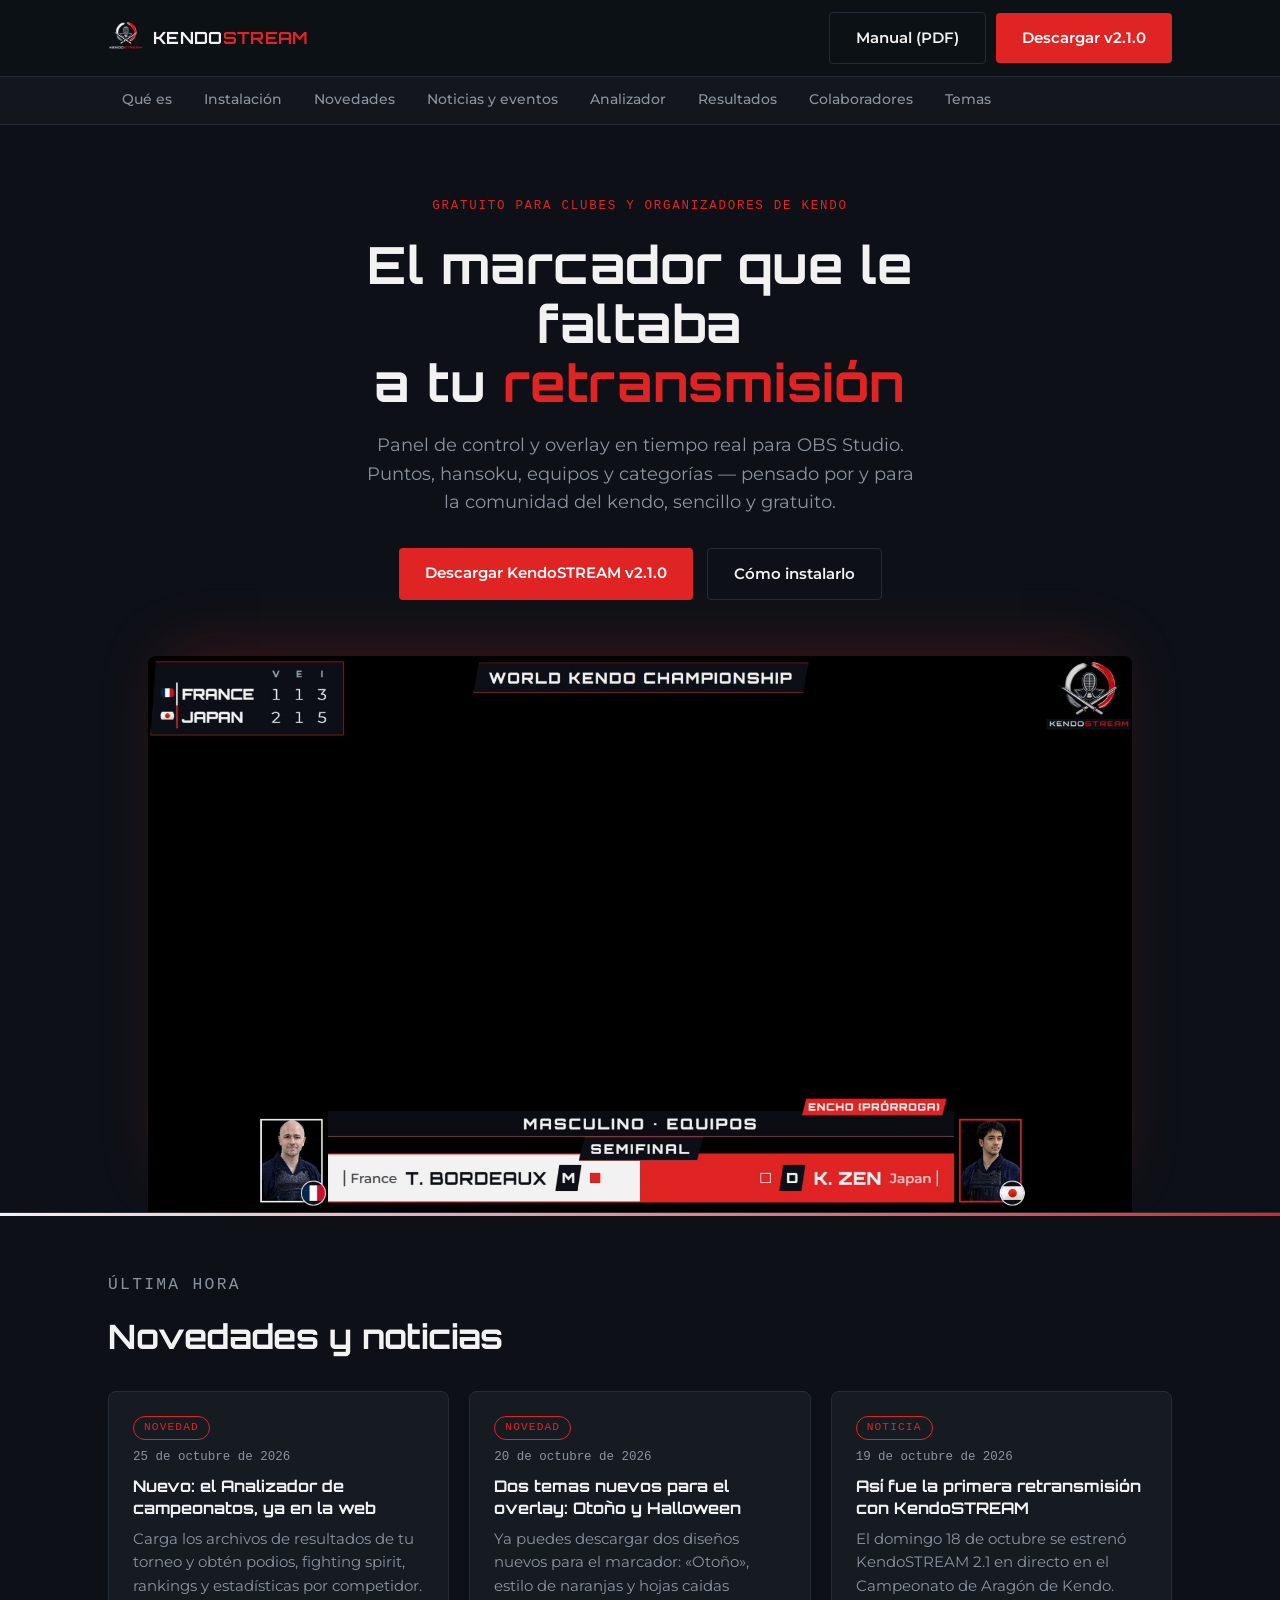
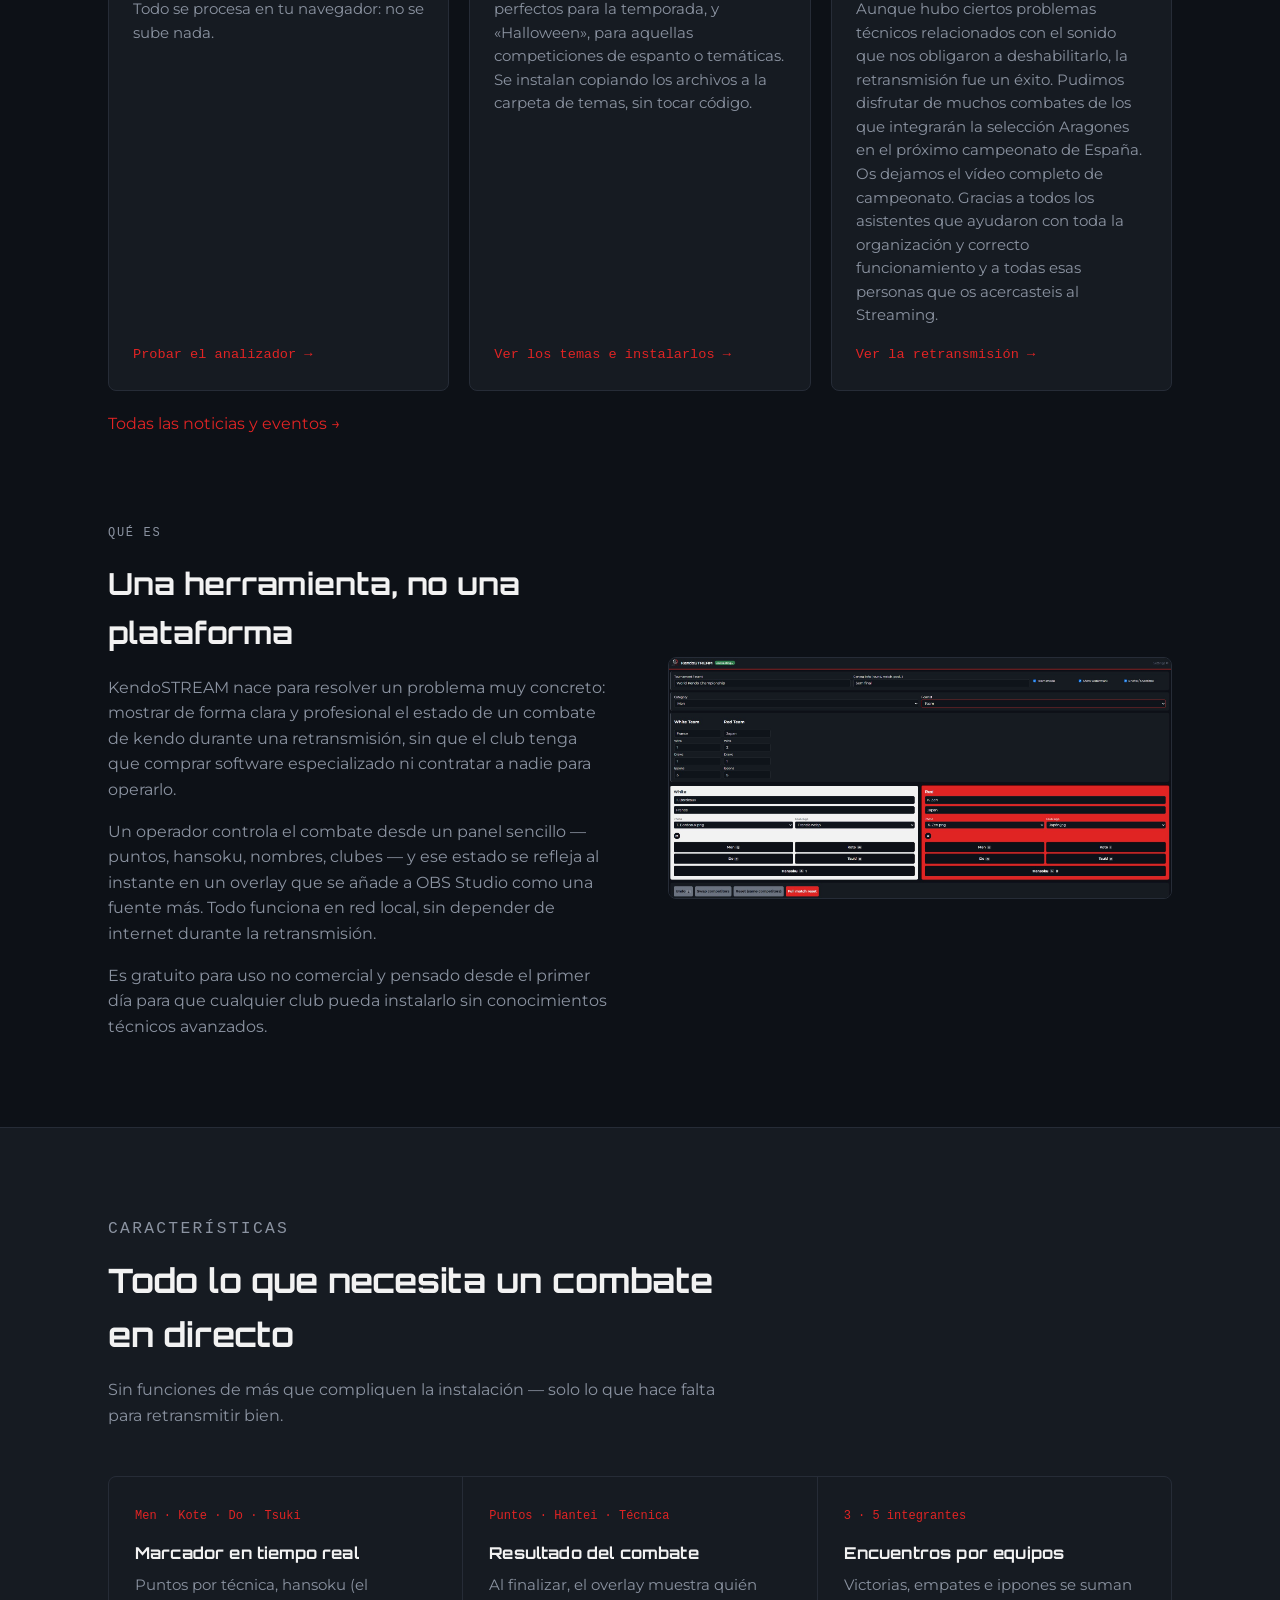
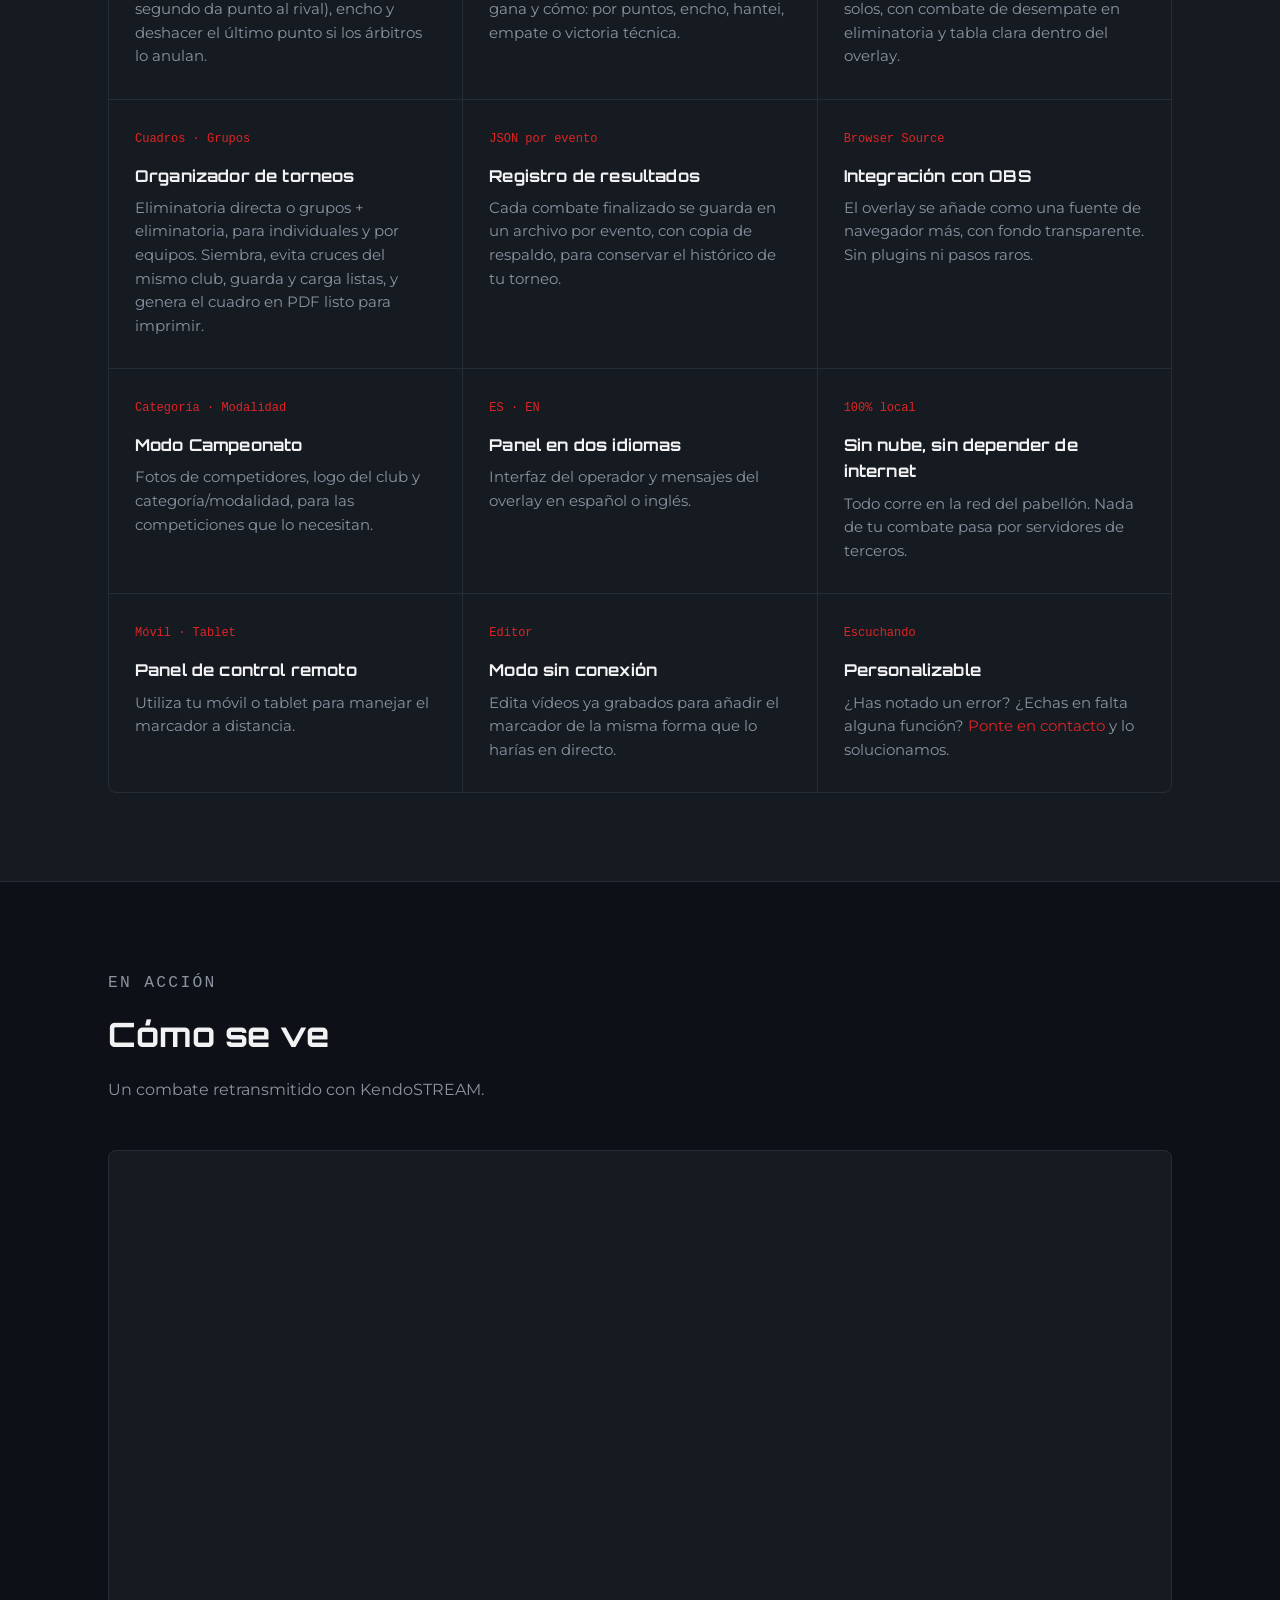
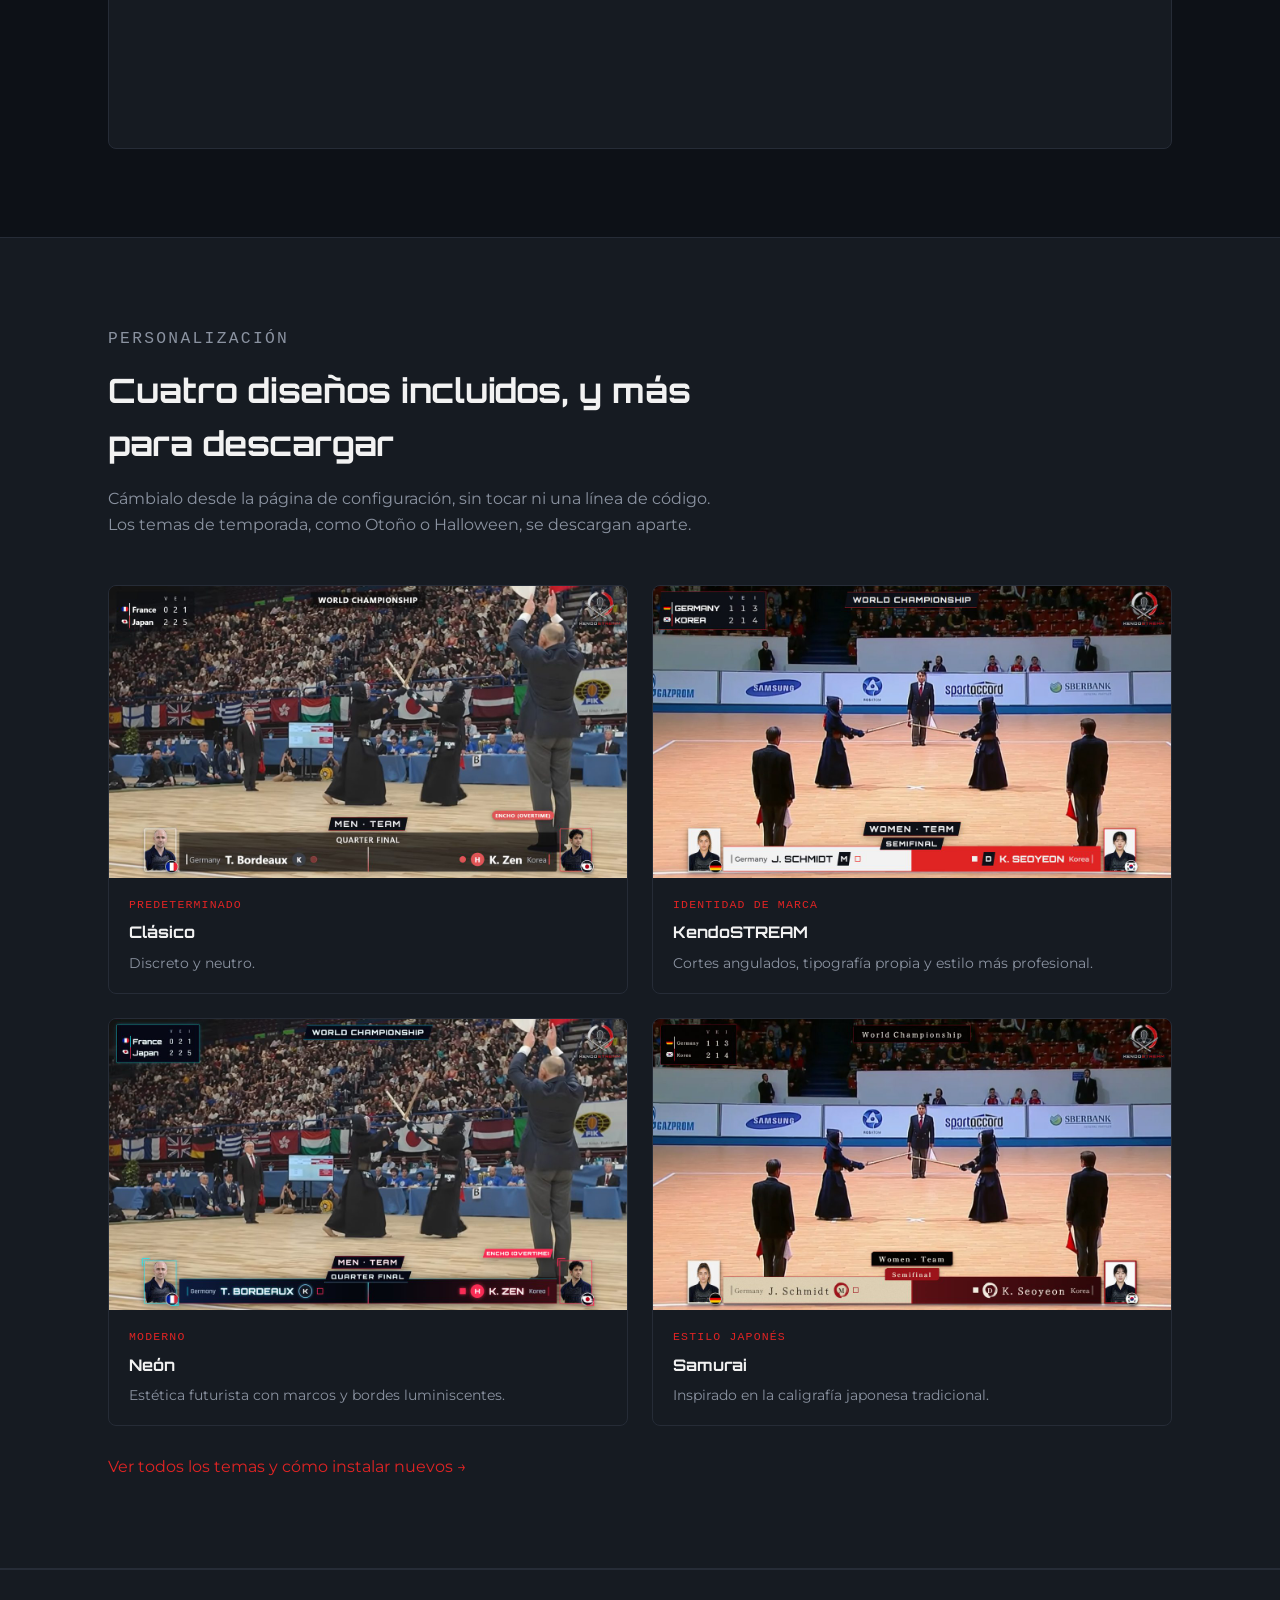
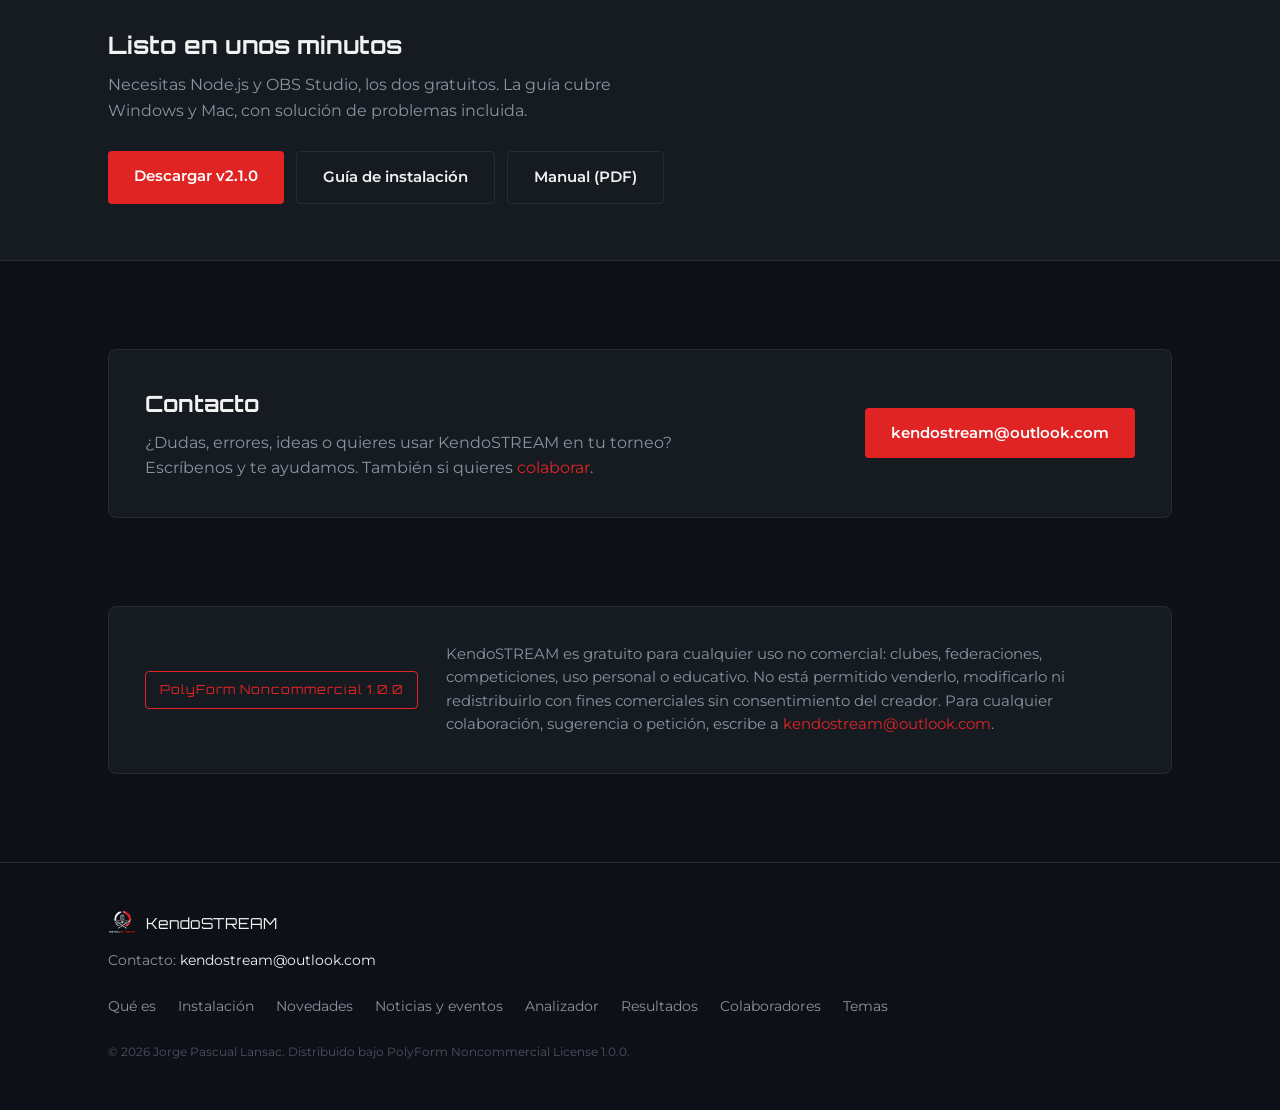
<file: index.html>
<!DOCTYPE html>
<html lang="es">
<head>
  <meta charset="UTF-8" />
  <meta name="viewport" content="width=device-width, initial-scale=1.0" />
  <title>KendoSTREAM — Marcador y overlay gratuito para retransmisiones de kendo</title>
  <meta name="description" content="KendoSTREAM es un marcador y overlay gratuito para retransmisiones de kendo en directo, pensado para clubes y organizadores. Compatible con OBS Studio." />
  <meta property="og:title" content="KendoSTREAM — Marcador y overlay gratuito para retransmisiones de kendo" />
  <meta property="og:description" content="KendoSTREAM es un marcador y overlay gratuito para retransmisiones de kendo en directo, pensado para clubes y organizadores. Compatible con OBS Studio." />
  <meta property="og:image" content="https://kendostream.com/assets/img/hero-kendostream.jpg" />
  <meta property="og:type" content="website" />
  <link rel="icon" href="assets/img/logo.png" />
  <link rel="stylesheet" href="style.css" />
</head>
<body>

  <div id="ks-cabecera"></div>

  <header class="hero">
    <div class="hero-contenido">
      <p class="hero-eyebrow">Gratuito para clubes y organizadores de kendo</p>
      <h1>El marcador que le faltaba<br />a tu <span>retransmisión</span></h1>
      <p class="lead">
        Panel de control y overlay en tiempo real para OBS Studio. Puntos, hansoku,
        equipos y categorías — pensado por y para la comunidad del kendo, sencillo
        y gratuito.
      </p>
      <div class="hero-acciones">
        <a href="descargas/kendostream.zip" download class="boton boton-primario">Descargar KendoSTREAM <span data-ks-version></span></a>
        <a href="instalacion.html" class="boton boton-secundario">Cómo instalarlo</a>
      </div>
    </div>
    <div class="hero-captura">
      <img src="assets/img/hero-kendostream.jpg" alt="Overlay de KendoSTREAM mostrando un combate en directo" />
    </div>
  </header>

  <hr class="franja-divisoria" />

  <!-- Cuenta atrás: se rellena sola desde datos/eventos.js y se oculta si no hay evento próximo -->
  <section id="cuenta-atras" class="evento-seccion" hidden></section>

  <!-- Destacados: noticias con portada:true en datos/noticias.js -->
  <section id="destacados" class="destacados" hidden>
    <div class="envoltura">
      <div class="seccion-cabecera" style="margin-bottom:28px;">
        <p class="seccion-eyebrow">Última hora</p>
        <h2>Novedades y noticias</h2>
      </div>
      <div class="tarjetas" id="destacadosLista"></div>
      <p style="margin-top:20px;"><a class="enlace-rojo" href="noticias.html">Todas las noticias y eventos →</a></p>
    </div>
  </section>

  <section id="que-es">
    <div class="envoltura que-es">
      <div class="que-es-texto">
        <p class="seccion-eyebrow">Qué es</p>
        <h2 style="font-family:var(--fuente-marca); font-size:1.9rem; margin-bottom:18px;">
          Una herramienta, no una plataforma
        </h2>
        <p>
          KendoSTREAM nace para resolver un problema muy concreto: mostrar de forma
          clara y profesional el estado de un combate de kendo durante una retransmisión,
          sin que el club tenga que comprar software especializado ni contratar a nadie
          para operarlo.
        </p>
        <p>
          Un operador controla el combate desde un panel sencillo — puntos, hansoku,
          nombres, clubes — y ese estado se refleja al instante en un overlay que se
          añade a OBS Studio como una fuente más. Todo funciona en red local, sin
          depender de internet durante la retransmisión.
        </p>
        <p>
          Es gratuito para uso no comercial y pensado desde el primer día para que
          cualquier club pueda instalarlo sin conocimientos técnicos avanzados.
        </p>
      </div>
      <div class="que-es-imagen">
        <img src="assets/img/captura-panel.jpg" alt="Panel de control de KendoSTREAM" />
      </div>
    </div>
  </section>

  <section id="caracteristicas" style="background:var(--superficie); border-top:1px solid var(--borde); border-bottom:1px solid var(--borde);">
    <div class="envoltura">
      <div class="seccion-cabecera">
        <p class="seccion-eyebrow">Características</p>
        <h2>Todo lo que necesita un combate en directo</h2>
        <p>Sin funciones de más que compliquen la instalación — solo lo que hace falta para retransmitir bien.</p>
      </div>
      <div class="caracteristicas-grid">
        <div class="caracteristica">
          <p class="marca-num">Men · Kote · Do · Tsuki</p>
          <h3>Marcador en tiempo real</h3>
          <p>Puntos por técnica, hansoku (el segundo da punto al rival), encho y deshacer el último punto si los árbitros lo anulan.</p>
        </div>
        <div class="caracteristica">
          <p class="marca-num">Puntos · Hantei · Técnica</p>
          <h3>Resultado del combate</h3>
          <p>Al finalizar, el overlay muestra quién gana y cómo: por puntos, encho, hantei, empate o victoria técnica.</p>
        </div>
        <div class="caracteristica">
          <p class="marca-num">3 · 5 integrantes</p>
          <h3>Encuentros por equipos</h3>
          <p>Victorias, empates e ippones se suman solos, con combate de desempate en eliminatoria y tabla clara dentro del overlay.</p>
        </div>
        <div class="caracteristica">
          <p class="marca-num">Cuadros · Grupos</p>
          <h3>Organizador de torneos</h3>
          <p><p>Eliminatoria directa o grupos + eliminatoria, para individuales y por equipos. Siembra, evita cruces del mismo club, guarda y carga listas, y genera el cuadro en PDF listo para imprimir.</p></p>
        </div>
        <div class="caracteristica">
          <p class="marca-num">JSON por evento</p>
          <h3>Registro de resultados</h3>
          <p>Cada combate finalizado se guarda en un archivo por evento, con copia de respaldo, para conservar el histórico de tu torneo.</p>
        </div>
        <div class="caracteristica">
          <p class="marca-num">Browser Source</p>
          <h3>Integración con OBS</h3>
          <p>El overlay se añade como una fuente de navegador más, con fondo transparente. Sin plugins ni pasos raros.</p>
        </div>
        <div class="caracteristica">
          <p class="marca-num">Categoría · Modalidad</p>
          <h3>Modo Campeonato</h3>
          <p>Fotos de competidores, logo del club y categoría/modalidad, para las competiciones que lo necesitan.</p>
        </div>
        <div class="caracteristica">
          <p class="marca-num">ES · EN</p>
          <h3>Panel en dos idiomas</h3>
          <p>Interfaz del operador y mensajes del overlay en español o inglés.</p>
        </div>
        <div class="caracteristica">
          <p class="marca-num">100% local</p>
          <h3>Sin nube, sin depender de internet</h3>
          <p>Todo corre en la red del pabellón. Nada de tu combate pasa por servidores de terceros.</p>
        </div>
        <div class="caracteristica">
          <p class="marca-num">Móvil · Tablet</p>
          <h3>Panel de control remoto</h3>
          <p>Utiliza tu móvil o tablet para manejar el marcador a distancia.</p>
        </div>
        <div class="caracteristica">
          <p class="marca-num">Editor</p>
          <h3>Modo sin conexión</h3>
          <p>Edita vídeos ya grabados para añadir el marcador de la misma forma que lo harías en directo.</p>
        </div>
        <div class="caracteristica">
          <p class="marca-num">Escuchando</p>
          <h3>Personalizable</h3>
          <p>¿Has notado un error? ¿Echas en falta alguna función? <a class="enlace-rojo" href="#contacto">Ponte en contacto</a> y lo solucionamos.</p>
        </div>
      </div>
    </div>
  </section>

  <section id="demo">
    <div class="envoltura">
      <div class="seccion-cabecera">
        <p class="seccion-eyebrow">En acción</p>
        <h2>Cómo se ve</h2>
        <p>Un combate retransmitido con KendoSTREAM.</p>
      </div>
      <div class="demo-marco">
        <iframe
          src="https://www.youtube.com/embed/PQhllM6W5TE"
          title="KendoSTREAM, vídeo de demostración"
          loading="lazy"
          allow="accelerometer; autoplay; clipboard-write; encrypted-media; gyroscope; picture-in-picture"
          allowfullscreen>
        </iframe>
      </div>
    </div>
  </section>

  <section id="disenos" style="background:var(--superficie); border-top:1px solid var(--borde); border-bottom:1px solid var(--borde);">
    <div class="envoltura">
      <div class="seccion-cabecera">
        <p class="seccion-eyebrow">Personalización</p>
        <h2>Cuatro diseños incluidos, y más para descargar</h2>
        <p>Cámbialo desde la página de configuración, sin tocar ni una línea de código. Los temas de temporada, como Otoño o Halloween, se descargan aparte.</p>
      </div>
      <div class="disenos-grid">
        <div class="diseno-card">
          <img src="assets/img/comparativa-clasico.jpg" alt="Diseño Clásico del overlay" loading="lazy" />
          <div class="diseno-card-info">
            <p class="etiqueta">Predeterminado</p>
            <h3>Clásico</h3>
            <p>Discreto y neutro.</p>
          </div>
        </div>
        <div class="diseno-card">
          <img src="assets/img/comparativa-kendostream.jpg" alt="Diseño KendoSTREAM del overlay" loading="lazy" />
          <div class="diseno-card-info">
            <p class="etiqueta">Identidad de marca</p>
            <h3>KendoSTREAM</h3>
            <p>Cortes angulados, tipografía propia y estilo más profesional.</p>
          </div>
        </div>
        <div class="diseno-card">
          <img src="assets/img/comparativa-neon.jpg" alt="Diseño Neón del overlay" loading="lazy" />
          <div class="diseno-card-info">
            <p class="etiqueta">Moderno</p>
            <h3>Neón</h3>
            <p>Estética futurista con marcos y bordes luminiscentes.</p>
          </div>
        </div>
        <div class="diseno-card">
          <img src="assets/img/comparativa-samurai.jpg" alt="Diseño Samurai del overlay" loading="lazy" />
          <div class="diseno-card-info">
            <p class="etiqueta">Estilo japonés</p>
            <h3>Samurai</h3>
            <p>Inspirado en la caligrafía japonesa tradicional.</p>
          </div>
        </div>
      </div>
      <p style="margin-top:28px;"><a class="enlace-rojo" href="temas.html">Ver todos los temas y cómo instalar nuevos →</a></p>
    </div>
  </section>

  <section class="cta-banda" style="padding:56px 0;">
    <div class="envoltura">
      <div>
        <h2>Listo en unos minutos</h2>
        <p>Necesitas Node.js y OBS Studio, los dos gratuitos. La guía cubre Windows y Mac, con solución de problemas incluida.</p>
      </div>
      <div class="cta-botones">
        <a href="descargas/kendostream.zip" download class="boton boton-primario">Descargar <span data-ks-version></span></a>
        <a href="instalacion.html" class="boton boton-secundario">Guía de instalación</a>
        <a href="descargas/manual-kendostream.pdf" target="_blank" rel="noopener" class="boton boton-secundario">Manual (PDF)</a>
      </div>
    </div>
  </section>

  <section id="contacto">
    <div class="envoltura">
      <div class="contacto-caja">
        <div>
          <h2>Contacto</h2>
          <p>
            ¿Dudas, errores, ideas o quieres usar KendoSTREAM en tu torneo? Escríbenos y te ayudamos.
            También si quieres <a class="enlace-rojo" href="colaboradores.html">colaborar</a>.
          </p>
        </div>
        <a class="boton boton-primario" href="mailto:kendostream@outlook.com">kendostream@outlook.com</a>
      </div>
    </div>
  </section>

  <section id="licencia" style="padding-top:0;">
    <div class="envoltura">
      <div class="licencia-caja">
        <span class="sello">PolyForm Noncommercial 1.0.0</span>
        <p>
          KendoSTREAM es gratuito para cualquier uso no comercial: clubes, federaciones,
          competiciones, uso personal o educativo. No está permitido venderlo, modificarlo
          ni redistribuirlo con fines comerciales sin consentimiento del creador.
          Para cualquier colaboración, sugerencia o petición, escribe a
          <a class="enlace-rojo" href="mailto:kendostream@outlook.com">kendostream@outlook.com</a>.
        </p>
      </div>
    </div>
  </section>

  <div id="ks-pie"></div>

  <script src="datos/novedades.js"></script>
  <script src="datos/eventos.js"></script>
  <script src="datos/noticias.js"></script>
  <script src="js/layout.js"></script>
</body>
</html>
</file>
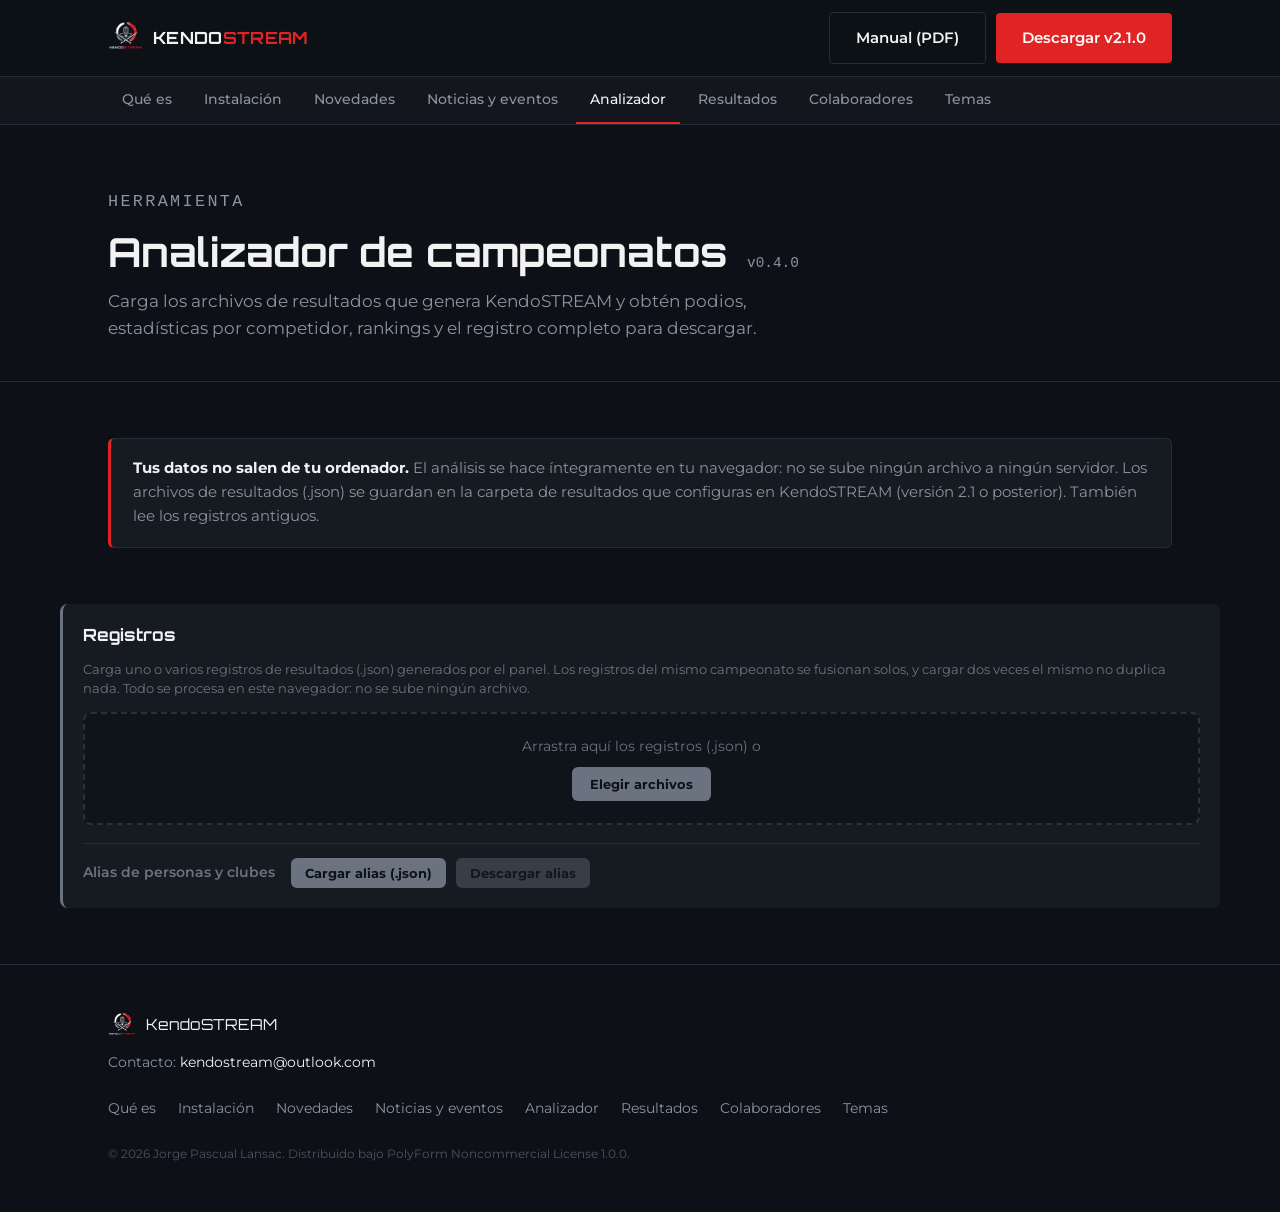
<file: analizador.html>
<!DOCTYPE html>
<html lang="es">
<head>
  <meta charset="UTF-8" />
  <meta name="viewport" content="width=device-width, initial-scale=1.0" />
  <title>Analizador de campeonatos — KendoSTREAM</title>
  <meta name="description" content="Carga los archivos de resultados de KendoSTREAM y obtén podios, estadísticas por competidor y rankings. Todo se procesa en tu navegador." />
  <meta property="og:title" content="Analizador de campeonatos — KendoSTREAM" />
  <meta property="og:description" content="Podios, estadísticas por competidor y rankings a partir de los archivos de resultados de KendoSTREAM. Sin subir nada." />
  <meta property="og:image" content="https://kendostream.com/assets/img/hero-kendostream.jpg" />
  <meta property="og:type" content="website" />
  <link rel="icon" href="assets/img/logo.png" />
  <link rel="stylesheet" href="style.css" />
  <link rel="stylesheet" href="css/analizador.css" />
</head>
<body>

  <div id="ks-cabecera"></div>

  <div class="pagina-cabecera">
    <div class="envoltura">
      <p class="seccion-eyebrow">Herramienta</p>
      <h1>Analizador de campeonatos <span class="version-analizador" id="versionAnalizador"></span></h1>
      <p>Carga los archivos de resultados que genera KendoSTREAM y obtén podios, estadísticas por competidor, rankings y el registro completo para descargar.</p>
    </div>
  </div>

  <section class="compacta" style="padding-bottom:0;">
    <div class="envoltura">
      <div class="aviso-caja">
        <strong>Tus datos no salen de tu ordenador.</strong> El análisis se hace íntegramente en tu navegador: no se sube ningún archivo a ningún servidor.
        Los archivos de resultados (.json) se guardan en la carpeta de resultados que configuras en KendoSTREAM (versión 2.1 o posterior). También lee los registros antiguos.
      </div>
    </div>
  </section>

  <section class="compacta">
    <div class="ks-analizador">
      <main class="contenido">
      <section class="bloque">
        <h2>Registros</h2>
        <p class="ayuda">Carga uno o varios registros de resultados (.json) generados por el panel. Los registros del mismo campeonato se fusionan solos, y cargar dos veces el mismo no duplica nada. Todo se procesa en este navegador: no se sube ningún archivo.</p>

        <div class="zona-carga" id="zonaCarga">
          <p>Arrastra aquí los registros (.json) o</p>
          <button type="button" id="botonElegir" class="boton-secundario">Elegir archivos</button>
          <input type="file" id="archivoRegistros" accept=".json,application/json" multiple hidden />
        </div>

        <ul class="lista-archivos" id="listaArchivos"></ul>
        <button type="button" id="botonQuitarTodos" class="boton-peligro-discreto" hidden>Quitar todos los registros</button>

        <div class="fila-alias">
          <span class="etiqueta-alias">Alias de personas y clubes</span>
          <button type="button" id="botonCargarAlias" class="boton-secundario boton-pequeno">Cargar alias (.json)</button>
          <button type="button" id="botonDescargarAlias" class="boton-secundario boton-pequeno" disabled>Descargar alias</button>
          <input type="file" id="archivoAlias" accept=".json,application/json" hidden />
          <span class="aviso-alias" id="avisoAlias"></span>
        </div>
      </section>

      <section class="bloque" id="bloqueResumen" hidden>
        <h2>Resumen</h2>
        <div class="cifras" id="cifras"></div>
        <div id="contenedorCampeonatos"></div>
      </section>

      <section class="bloque" id="bloquePersonas" hidden>
        <h2>Personas y clubes</h2>

        <div id="bloqueDudas" hidden>
          <h3 id="tituloDudas"></h3>
          <p class="ayuda">En los registros antiguos el mismo nombre se escribe de varias maneras. Lo evidente se une solo (mayúsculas, puntos, espacios, tildes y erratas de una letra); esto es lo que no se puede decidir sin ti. Mientras no lo decidas, cada nombre cuenta como una persona aparte.</p>
          <div id="contenedorDudas"></div>
        </div>

        <div id="contenedorDecisiones"></div>

        <h3>Clubes y equipos</h3>
        <div class="rejilla-clubes" id="contenedorClubes"></div>

        <h3>Personas</h3>
        <div class="filtros-personas">
          <input type="search" id="filtroNombre" placeholder="Buscar por nombre" />
          <select id="filtroClub"><option value="">Todos los clubes</option></select>
          <select id="filtroEquipo"><option value="">Todos los equipos</option></select>
          <button type="button" id="botonLimpiarFiltros" class="boton-secundario boton-pequeno">Limpiar filtros</button>
          <span class="contador-personas" id="contadorPersonas"></span>
        </div>
        <div class="contenedor-tabla">
          <table class="tabla-competiciones tabla-personas" id="tablaPersonas">
            <thead>
              <tr>
                <th><button type="button" class="orden" data-campo="nombre">Nombre</button></th>
                <th><button type="button" class="orden" data-campo="club">Club</button></th>
                <th><button type="button" class="orden" data-campo="equipos">Equipos</button></th>
                <th class="centrado"><button type="button" class="orden" data-campo="combates">Combates</button></th>
                <th><button type="button" class="orden" data-campo="variantes">Variantes unidas</button></th>
                <th><button type="button" class="orden" data-campo="estado">Estado</button></th>
              </tr>
            </thead>
            <tbody id="cuerpoPersonas"></tbody>
          </table>
        </div>
        <datalist id="listaClubes"></datalist>
      </section>

      <section class="bloque" id="bloquePodios" hidden>
        <h2>Podios y fighting spirit</h2>
        <p class="ayuda">El podio se calcula desde la final y las semifinales cuando están claras, y se pregunta cuando no. Siempre puedes editarlo a mano. En equipos el podio lleva equipos. El fighting spirit lo eliges tú: puede haber varios o ninguno. El registro nuevo se descarga aparte, sin tocar los originales.</p>
        <div id="contenedorPodios"></div>
      </section>

      <section class="bloque" id="bloqueEstadisticas" hidden>
        <h2>Estadísticas</h2>
        <div class="nota nota-aviso" id="estadisticasBloqueadas" hidden></div>
        <div id="estadisticasContenido">
          <p class="ayuda">Estadísticas individuales sobre los combates cargados. Las victorias incluyen las técnicas (por incomparecencia u otro resultado técnico), que se anotan aparte y no cuentan en el % de victorias, en los puntos ni en las técnicas. Los combates de equipos cuentan como combates 1 contra 1; las medallas son solo de las competiciones individuales.</p>
          <div class="filtros-estadisticas">
            <label>Campeonato <select id="estCampeonato"></select></label>
            <label>Modalidad
              <select id="estModalidad">
                <option value="todas">Todas</option>
                <option value="individual">Solo individual</option>
                <option value="equipos">Solo equipos</option>
              </select>
            </label>
            <label>Categoría <select id="estCategoria"></select></label>
            <label>Mínimo de combates <input type="number" id="estMinimo" min="1" value="3" /></label>
            <label>Puestos por ranking
              <select id="estLimite">
                <option value="3">3</option>
                <option value="5" selected>5</option>
                <option value="10">10</option>
              </select>
            </label>
          </div>
          <div id="estadisticasAvisos"></div>

          <h3>Rankings</h3>
          <div class="rejilla-rankings" id="contenedorRankings"></div>

          <h3>Personas</h3>
          <div class="filtros-personas">
            <input type="search" id="estBuscar" placeholder="Buscar por nombre" />
            <select id="estClub"><option value="">Todos los clubes</option></select>
            <label class="etiqueta-inline">Técnicas
              <select id="estTecnicas">
                <option value="favor">A favor</option>
                <option value="contra">Recibidas</option>
              </select>
            </label>
            <span class="contador-personas" id="estContador"></span>
          </div>
          <div class="contenedor-tabla">
            <table class="tabla-competiciones tabla-personas tabla-estadisticas" id="tablaEstadisticas">
              <thead></thead>
              <tbody></tbody>
            </table>
          </div>

          <div class="ficha-persona" id="fichaPersona" hidden></div>
        </div>
      </section>

      <section class="bloque" id="bloqueAvisos" hidden>
        <h2>Avisos</h2>
        <p class="ayuda">Aparecen cuando dos registros no coinciden en algo que no se puede decidir solo. En todos los casos se ha conservado el dato del primer registro cargado.</p>
        <ul class="lista-avisos" id="listaAvisos"></ul>
      </section>
  
      </main>
    </div>
  </section>

  <noscript><div class="envoltura"><p class="vacio">El analizador necesita JavaScript activado en el navegador.</p></div></noscript>

  <div id="ks-pie"></div>

  <script src="datos/novedades.js"></script>
  <script src="datos/eventos.js"></script>
  <script src="js/layout.js"></script>
  <script src="js/analizador/lector-registros.js"></script>
  <script src="js/analizador/alias-personas.js"></script>
  <script src="js/analizador/podios.js"></script>
  <script src="js/analizador/exportar-registro.js"></script>
  <script src="js/analizador/estadisticas.js"></script>
  <script src="js/analizador/analizador.js"></script>
</body>
</html>
</file>
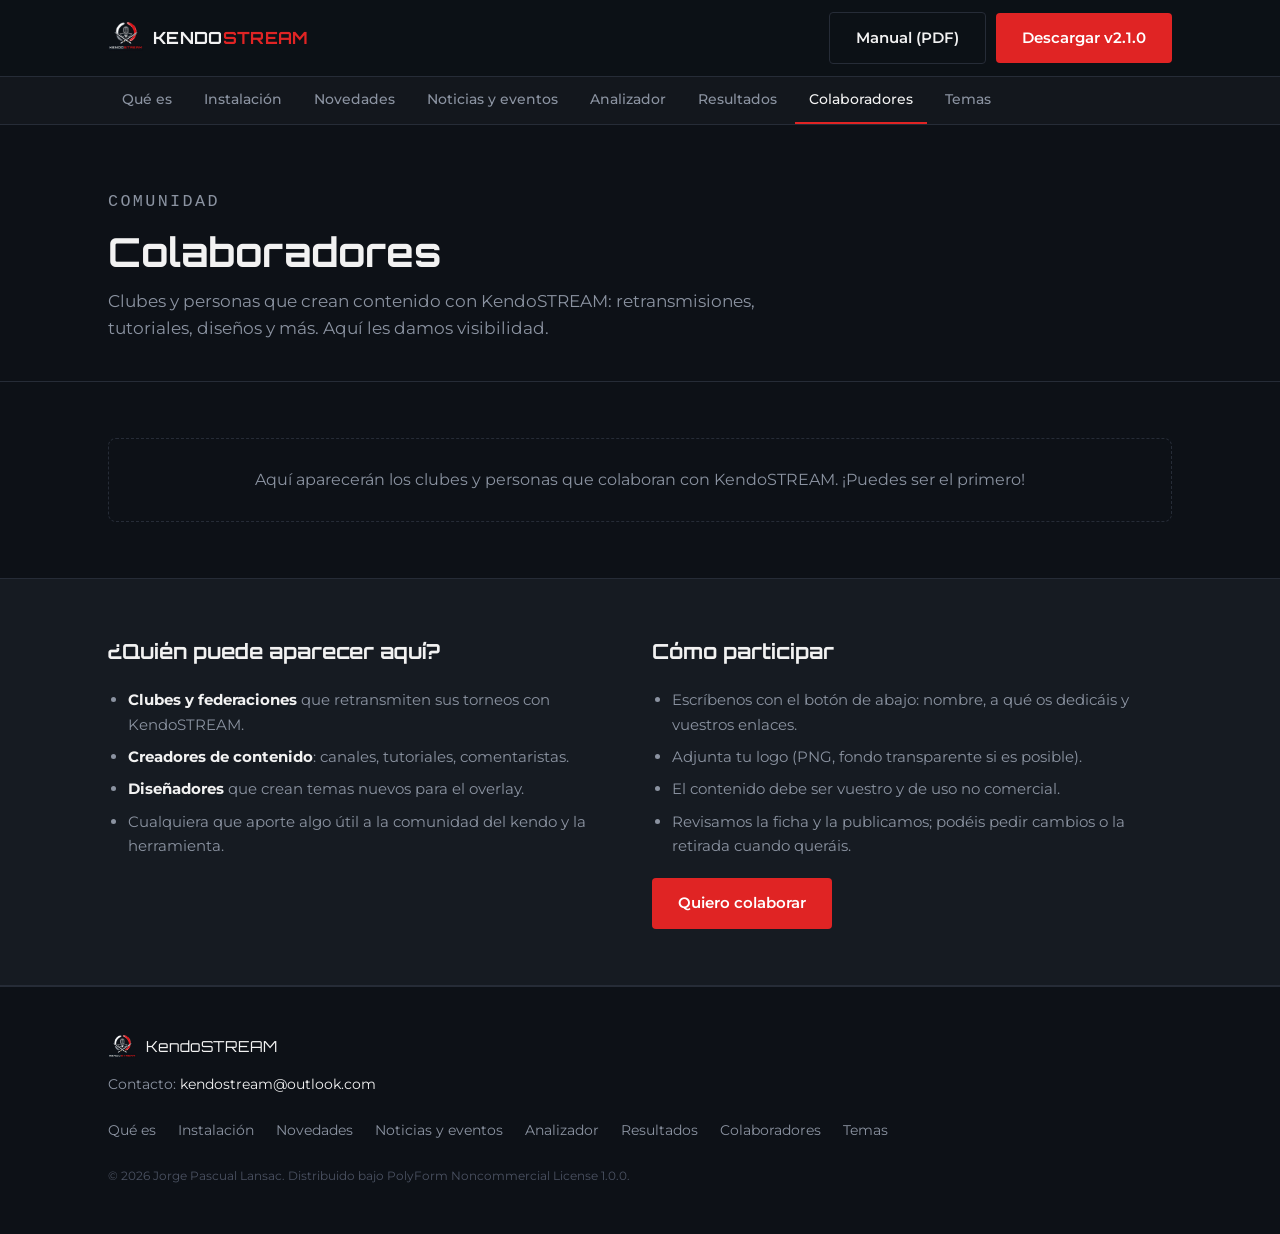
<file: colaboradores.html>
<!DOCTYPE html>
<html lang="es">
<head>
  <meta charset="UTF-8" />
  <meta name="viewport" content="width=device-width, initial-scale=1.0" />
  <title>Colaboradores — KendoSTREAM</title>
  <meta name="description" content="Clubes y creadores que colaboran con KendoSTREAM. Si quieres aparecer en la lista, escríbenos." />
  <meta property="og:title" content="Colaboradores — KendoSTREAM" />
  <meta property="og:description" content="Clubes y creadores que colaboran con KendoSTREAM. Si quieres aparecer en la lista, escríbenos." />
  <meta property="og:image" content="https://kendostream.com/assets/img/hero-kendostream.jpg" />
  <meta property="og:type" content="website" />
  <link rel="icon" href="assets/img/logo.png" />
  <link rel="stylesheet" href="style.css" />
</head>
<body>

  <div id="ks-cabecera"></div>

  <div class="pagina-cabecera">
    <div class="envoltura">
      <p class="seccion-eyebrow">Comunidad</p>
      <h1>Colaboradores</h1>
      <p>Clubes y personas que crean contenido con KendoSTREAM: retransmisiones, tutoriales, diseños y más. Aquí les damos visibilidad.</p>
    </div>
  </div>

  <section class="compacta">
    <div class="envoltura">
      <div class="temas-grid" id="grid-colaboradores"></div>
    </div>
  </section>

  <section class="compacta" style="background:var(--superficie); border-top:1px solid var(--borde); border-bottom:1px solid var(--borde);">
    <div class="envoltura dos-col">
      <div>
        <h2 class="subtitulo">¿Quién puede aparecer aquí?</h2>
        <ul class="lista-punto">
          <li><strong>Clubes y federaciones</strong> que retransmiten sus torneos con KendoSTREAM.</li>
          <li><strong>Creadores de contenido</strong>: canales, tutoriales, comentaristas.</li>
          <li><strong>Diseñadores</strong> que crean temas nuevos para el overlay.</li>
          <li>Cualquiera que aporte algo útil a la comunidad del kendo y la herramienta.</li>
        </ul>
      </div>
      <div>
        <h2 class="subtitulo">Cómo participar</h2>
        <ul class="lista-punto">
          <li>Escríbenos con el botón de abajo: nombre, a qué os dedicáis y vuestros enlaces.</li>
          <li>Adjunta tu logo (PNG, fondo transparente si es posible).</li>
          <li>El contenido debe ser vuestro y de uso no comercial.</li>
          <li>Revisamos la ficha y la publicamos; podéis pedir cambios o la retirada cuando queráis.</li>
        </ul>
        <p style="margin-top:20px;">
          <a class="boton boton-primario" data-mailto-asunto="Quiero aparecer en Colaboradores"
             data-mailto-cuerpo="Nombre del club o persona:\nTipo (club, creador de contenido, diseñador...):\nCiudad o región:\nQué hacéis con KendoSTREAM (2 frases):\nEnlaces (web, YouTube, Instagram...):\nAdjunto: logo\nConfirmo que el contenido es propio y puede publicarse en kendostream.com: sí">Quiero colaborar</a>
        </p>
      </div>
    </div>
  </section>

  <div id="ks-pie"></div>

  <script src="datos/novedades.js"></script>
  <script src="datos/eventos.js"></script>
  <script src="datos/colaboradores.js"></script>
  <script src="js/layout.js"></script>
</body>
</html>
</file>
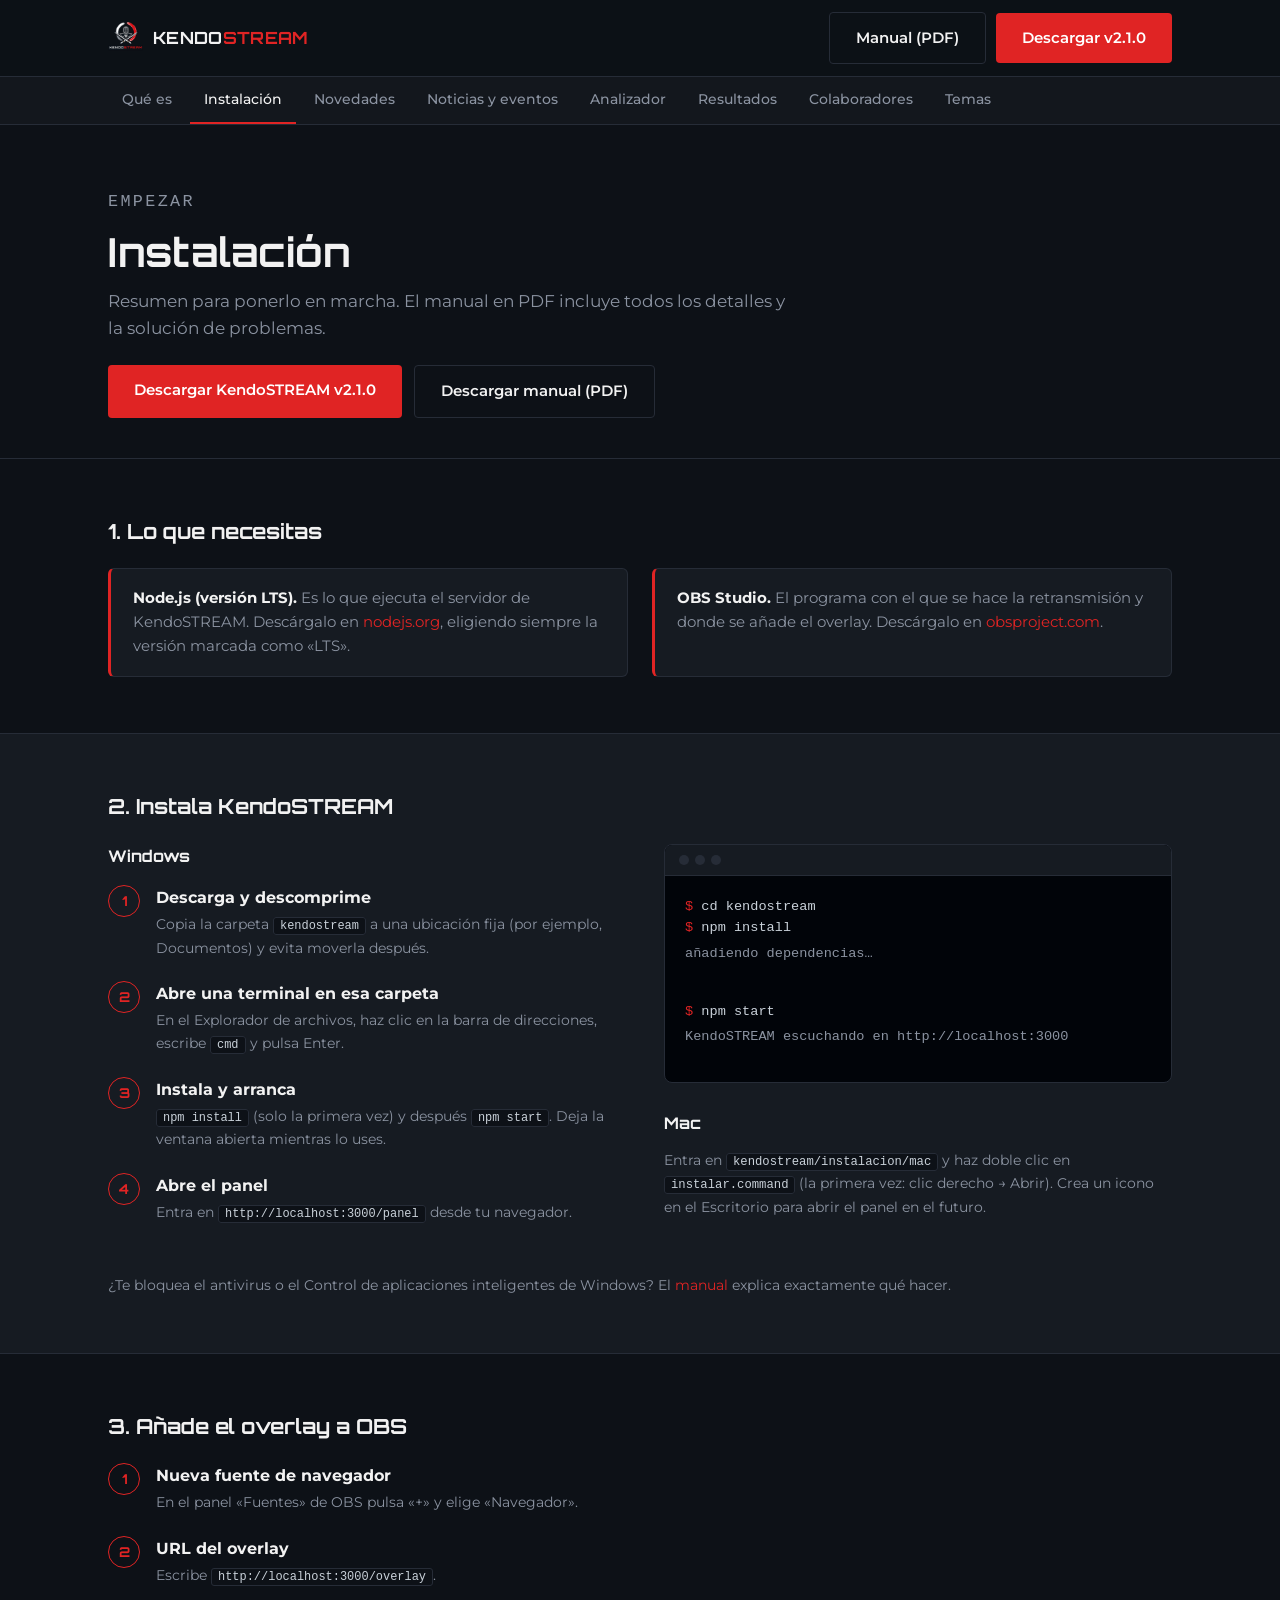
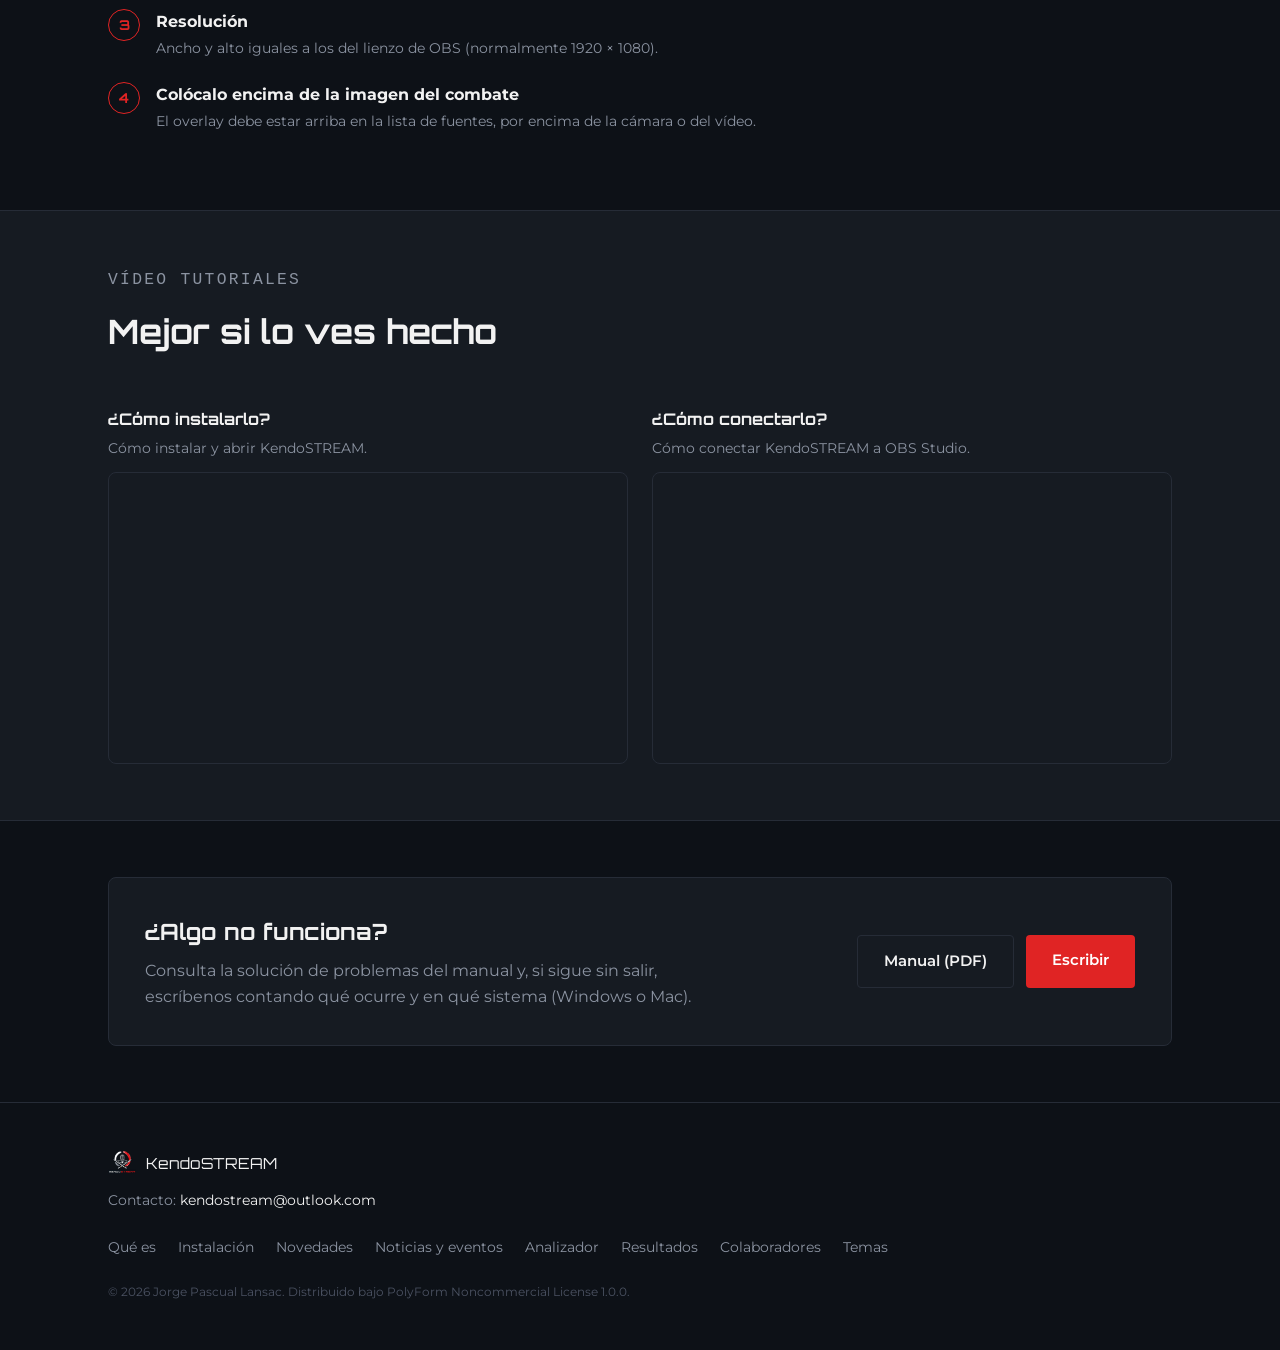
<file: instalacion.html>
<!DOCTYPE html>
<html lang="es">
<head>
  <meta charset="UTF-8" />
  <meta name="viewport" content="width=device-width, initial-scale=1.0" />
  <title>Instalación — KendoSTREAM</title>
  <meta name="description" content="Cómo instalar KendoSTREAM en Windows o Mac, conectarlo a OBS Studio y descargar el manual en PDF." />
  <meta property="og:title" content="Instalación — KendoSTREAM" />
  <meta property="og:description" content="Cómo instalar KendoSTREAM en Windows o Mac, conectarlo a OBS Studio y descargar el manual en PDF." />
  <meta property="og:image" content="https://kendostream.com/assets/img/hero-kendostream.jpg" />
  <meta property="og:type" content="website" />
  <link rel="icon" href="assets/img/logo.png" />
  <link rel="stylesheet" href="style.css" />
</head>
<body>

  <div id="ks-cabecera"></div>

  <div class="pagina-cabecera">
    <div class="envoltura">
      <p class="seccion-eyebrow">Empezar</p>
      <h1>Instalación</h1>
      <p>Resumen para ponerlo en marcha. El manual en PDF incluye todos los detalles y la solución de problemas.</p>
      <div class="cta-botones" style="margin-top:24px;">
        <a href="descargas/kendostream.zip" download class="boton boton-primario">Descargar KendoSTREAM <span data-ks-version></span></a>
        <a href="descargas/manual-kendostream.pdf" target="_blank" rel="noopener" class="boton boton-secundario">Descargar manual (PDF)</a>
      </div>
    </div>
  </div>

  <section class="compacta">
    <div class="envoltura">
      <h2 class="subtitulo">1. Lo que necesitas</h2>
      <div class="dos-col">
        <div class="aviso-caja"><strong>Node.js (versión LTS).</strong> Es lo que ejecuta el servidor de KendoSTREAM. Descárgalo en <a class="enlace-rojo" href="https://nodejs.org" target="_blank" rel="noopener">nodejs.org</a>, eligiendo siempre la versión marcada como «LTS».</div>
        <div class="aviso-caja"><strong>OBS Studio.</strong> El programa con el que se hace la retransmisión y donde se añade el overlay. Descárgalo en <a class="enlace-rojo" href="https://obsproject.com" target="_blank" rel="noopener">obsproject.com</a>.</div>
      </div>
    </div>
  </section>

  <section class="compacta" style="background:var(--superficie); border-top:1px solid var(--borde); border-bottom:1px solid var(--borde);">
    <div class="envoltura">
      <h2 class="subtitulo">2. Instala KendoSTREAM</h2>
      <div class="instalacion-grid">
        <div>
          <h3 style="font-family:var(--fuente-marca); font-size:1rem; margin-bottom:16px;">Windows</h3>
          <ol class="pasos">
            <li><div><h4>Descarga y descomprime</h4><p>Copia la carpeta <code>kendostream</code> a una ubicación fija (por ejemplo, Documentos) y evita moverla después.</p></div></li>
            <li><div><h4>Abre una terminal en esa carpeta</h4><p>En el Explorador de archivos, haz clic en la barra de direcciones, escribe <code>cmd</code> y pulsa Enter.</p></div></li>
            <li><div><h4>Instala y arranca</h4><p><code>npm install</code> (solo la primera vez) y después <code>npm start</code>. Deja la ventana abierta mientras lo uses.</p></div></li>
            <li><div><h4>Abre el panel</h4><p>Entra en <code>http://localhost:3000/panel</code> desde tu navegador.</p></div></li>
          </ol>
        </div>
        <div>
          <div class="terminal">
            <div class="terminal-barra"><span></span><span></span><span></span></div>
            <pre><span class="cmd">cd kendostream</span>
<span class="cmd">npm install</span>
<span class="out">añadiendo dependencias…</span>
<span class="cmd">npm start</span>
<span class="out">KendoSTREAM escuchando en http://localhost:3000</span></pre>
          </div>
          <h3 style="font-family:var(--fuente-marca); font-size:1rem; margin:28px 0 12px 0;">Mac</h3>
          <p class="nota">Entra en <code>kendostream/instalacion/mac</code> y haz doble clic en <code>instalar.command</code> (la primera vez: clic derecho → Abrir). Crea un icono en el Escritorio para abrir el panel en el futuro.</p>
        </div>
      </div>
      <p class="nota" style="margin-top:28px;">
        ¿Te bloquea el antivirus o el Control de aplicaciones inteligentes de Windows? El
        <a class="enlace-rojo" href="descargas/manual-kendostream.pdf" target="_blank" rel="noopener">manual</a>
        explica exactamente qué hacer.
      </p>
    </div>
  </section>

  <section class="compacta">
    <div class="envoltura">
      <h2 class="subtitulo">3. Añade el overlay a OBS</h2>
      <ol class="pasos">
        <li><div><h4>Nueva fuente de navegador</h4><p>En el panel «Fuentes» de OBS pulsa «+» y elige «Navegador».</p></div></li>
        <li><div><h4>URL del overlay</h4><p>Escribe <code>http://localhost:3000/overlay</code>.</p></div></li>
        <li><div><h4>Resolución</h4><p>Ancho y alto iguales a los del lienzo de OBS (normalmente 1920 × 1080).</p></div></li>
        <li><div><h4>Colócalo encima de la imagen del combate</h4><p>El overlay debe estar arriba en la lista de fuentes, por encima de la cámara o del vídeo.</p></div></li>
      </ol>
    </div>
  </section>

  <section class="compacta" style="background:var(--superficie); border-top:1px solid var(--borde); border-bottom:1px solid var(--borde);">
    <div class="envoltura">
      <div class="seccion-cabecera">
        <p class="seccion-eyebrow">Vídeo tutoriales</p>
        <h2>Mejor si lo ves hecho</h2>
      </div>
      <div class="videos-grid">
        <div class="video-bloque">
          <h3>¿Cómo instalarlo?</h3>
          <p>Cómo instalar y abrir KendoSTREAM.</p>
          <div class="demo-marco"><iframe src="https://www.youtube.com/embed/6twfUjgJ0tg" title="KendoSTREAM: cómo instalarlo" loading="lazy" allowfullscreen></iframe></div>
        </div>
        <div class="video-bloque">
          <h3>¿Cómo conectarlo?</h3>
          <p>Cómo conectar KendoSTREAM a OBS Studio.</p>
          <div class="demo-marco"><iframe src="https://www.youtube.com/embed/iTo5V6FxAtU" title="KendoSTREAM: cómo conectarlo a OBS" loading="lazy" allowfullscreen></iframe></div>
        </div>
      </div>
    </div>
  </section>

  <section class="compacta">
    <div class="envoltura">
      <div class="contacto-caja">
        <div>
          <h2>¿Algo no funciona?</h2>
          <p>Consulta la solución de problemas del manual y, si sigue sin salir, escríbenos contando qué ocurre y en qué sistema (Windows o Mac).</p>
        </div>
        <div class="cta-botones">
          <a href="descargas/manual-kendostream.pdf" target="_blank" rel="noopener" class="boton boton-secundario">Manual (PDF)</a>
          <a href="mailto:kendostream@outlook.com" class="boton boton-primario">Escribir</a>
        </div>
      </div>
    </div>
  </section>

  <div id="ks-pie"></div>

  <script src="datos/novedades.js"></script>
  <script src="datos/eventos.js"></script>
  <script src="js/layout.js"></script>
</body>
</html>
</file>
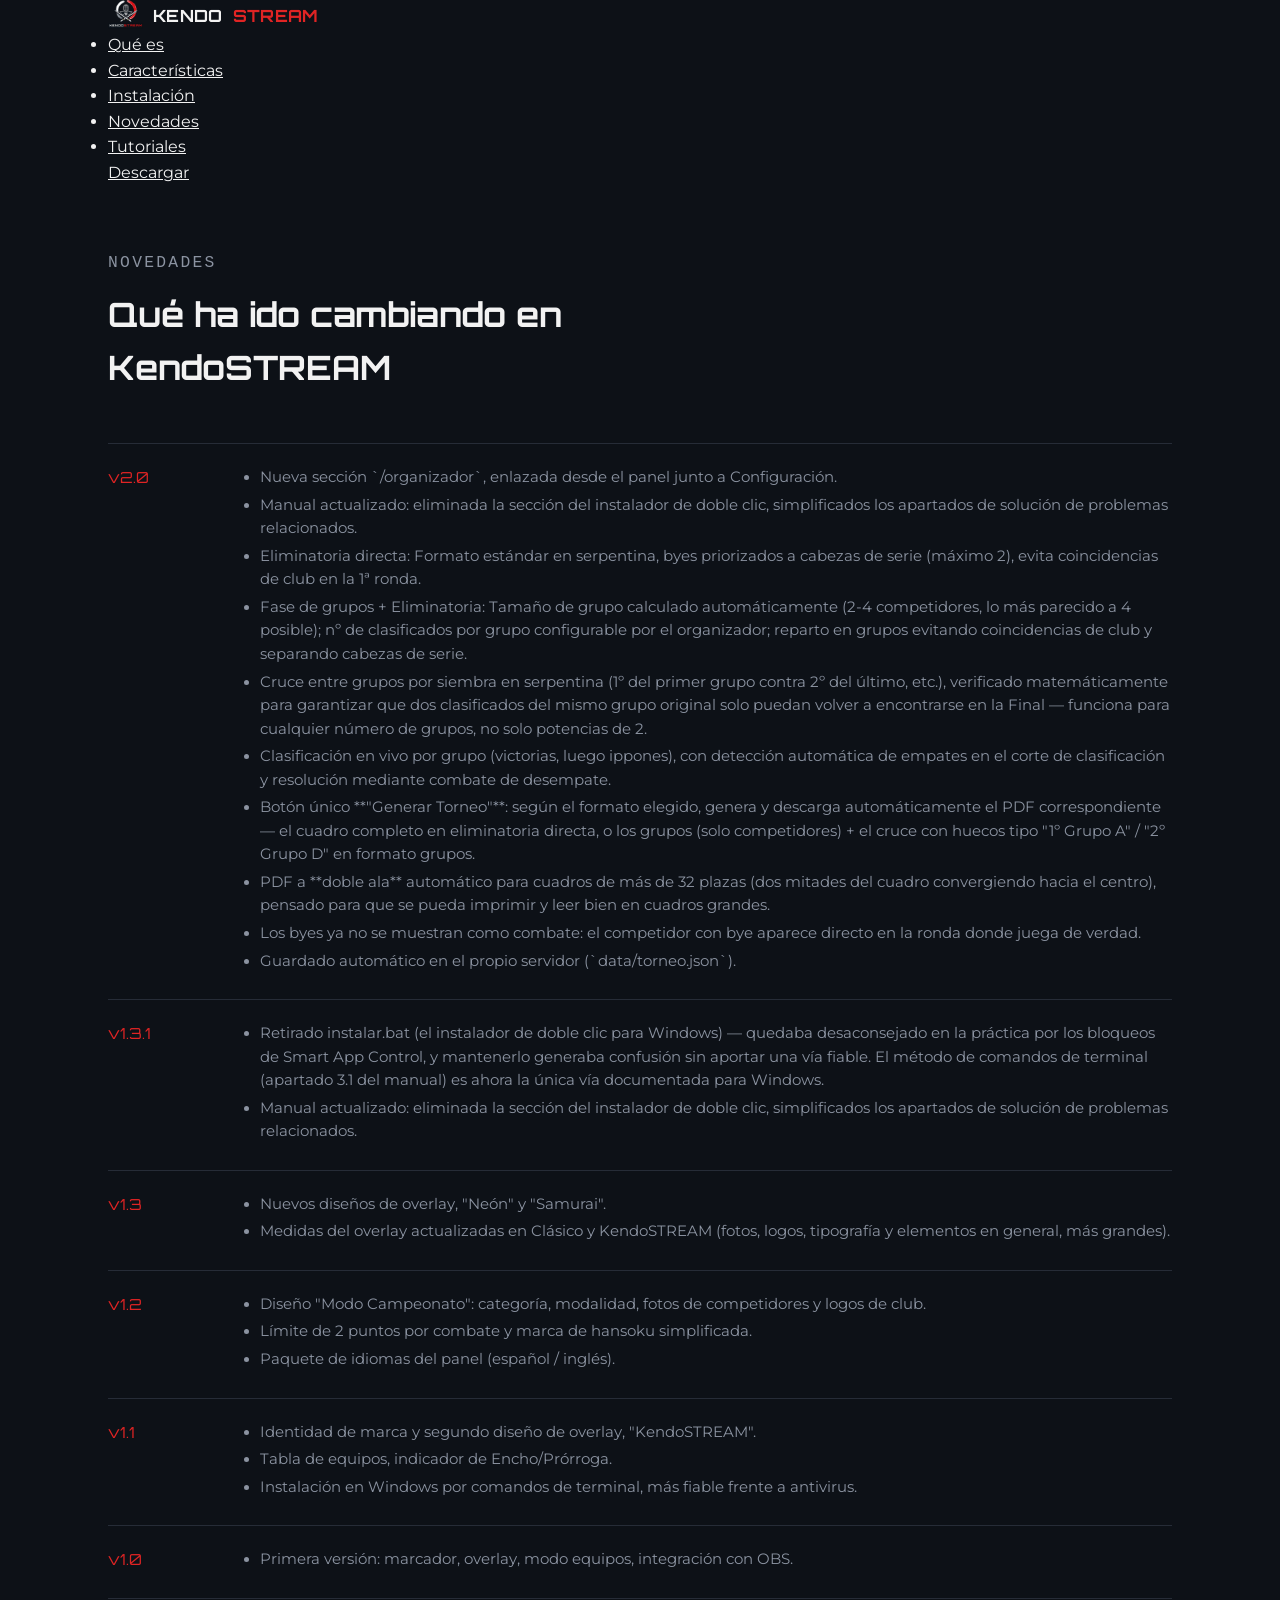
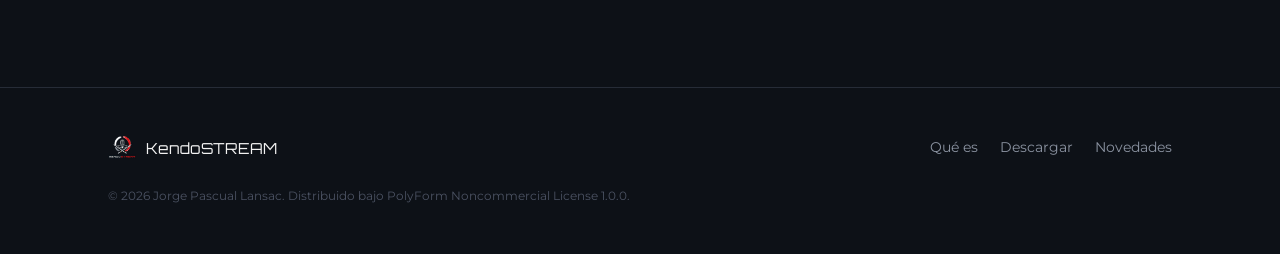
<file: news.html>
<!DOCTYPE html>
<html lang="es">
<head>
  <meta charset="UTF-8" />
  <meta name="viewport" content="width=device-width, initial-scale=1.0" />
  <title>KendoSTREAM — NOVEDADES</title>
  <link rel="icon" href="assets/img/logo.png" />
  <link rel="stylesheet" href="style.css" />
</head>
<body>

  <nav class="nav">
    <div class="envoltura">
      <div class="nav-marca">
        <img src="assets/img/logo.png" alt="KendoSTREAM" />
        KENDO<span style="color:var(--carmesi)">STREAM</span>
      </div>
      <ul class="nav-enlaces">
        <li><a href="index.html#que-es">Qué es</a></li>
        <li><a href="index.html#caracteristicas">Características</a></li>
        <li><a href="index.html#instalacion">Instalación</a></li>
        <li><a href="news.html">Novedades</a></li>
        <li><a href="tutorials.html">Tutoriales</a></li>
        <!-- <li><a href="events.html">Eventos</a></li> -->
      </ul>
      <a href="descargas/kendostream.zip" download class="nav-cta">Descargar</a>
    </div>
  </nav>

  <section style="padding-top:64px;">
    <div class="envoltura">
      <div class="seccion-cabecera">
        <p class="seccion-eyebrow">Novedades</p>
        <h2>Qué ha ido cambiando en KendoSTREAM</h2>
      </div>

      <div class="changelog-lista">
        <div class="changelog-item">
          <div class="version">v2.0</div>
          <ul>
            <li>Nueva sección `/organizador`, enlazada desde el panel junto a Configuración.</li>
            <li>Manual actualizado: eliminada la sección del instalador de doble clic, simplificados los apartados de solución de problemas relacionados.</li>
            <li>Eliminatoria directa: Formato estándar en serpentina, byes priorizados a cabezas de serie (máximo 2), evita coincidencias de club en la 1ª ronda.</li>
            <li>Fase de grupos + Eliminatoria: Tamaño de grupo calculado automáticamente (2-4 competidores, lo más parecido a 4 posible); nº de clasificados por grupo configurable por el organizador; reparto en grupos evitando coincidencias de club y separando cabezas de serie.</li>
            <li>Cruce entre grupos por siembra en serpentina (1º del primer grupo contra 2º del último, etc.), verificado matemáticamente para garantizar que dos clasificados del mismo grupo original solo puedan volver a encontrarse en la Final — funciona para cualquier número de grupos, no solo potencias de 2.</li>
            <li>Clasificación en vivo por grupo (victorias, luego ippones), con detección automática de empates en el corte de clasificación y resolución mediante combate de desempate.</li>
            <li>Botón único **"Generar Torneo"**: según el formato elegido, genera y descarga automáticamente el PDF correspondiente — el cuadro completo en eliminatoria directa, o los grupos (solo competidores) + el cruce con huecos tipo "1º Grupo A" / "2º Grupo D" en formato grupos.</li>
            <li>PDF a **doble ala** automático para cuadros de más de 32 plazas (dos mitades del cuadro convergiendo hacia el centro), pensado para que se pueda imprimir y leer bien en cuadros grandes.</li>
            <li>Los byes ya no se muestran como combate: el competidor con bye aparece directo en la ronda donde juega de verdad.</li>
            <li>Guardado automático en el propio servidor (`data/torneo.json`).</li>
          </ul>
        </div>
        <div class="changelog-item">
          <div class="version">v1.3.1</div>
          <ul>
            <li>Retirado instalar.bat (el instalador de doble clic para Windows) — quedaba desaconsejado en la práctica por los bloqueos de Smart App Control, y mantenerlo generaba confusión sin aportar una vía fiable. El método de comandos de terminal (apartado 3.1 del manual) es ahora la única vía documentada para Windows.</li>
            <li>Manual actualizado: eliminada la sección del instalador de doble clic, simplificados los apartados de solución de problemas relacionados.</li>
          </ul>
        </div>
        <div class="changelog-item">
          <div class="version">v1.3</div>
          <ul>
            <li>Nuevos diseños de overlay, "Neón" y "Samurai".</li>
            <li>Medidas del overlay actualizadas en Clásico y KendoSTREAM (fotos, logos, tipografía y elementos en general, más grandes).</li>
          </ul>
        </div>
        <div class="changelog-item">
          <div class="version">v1.2</div>
          <ul>
            <li>Diseño "Modo Campeonato": categoría, modalidad, fotos de competidores y logos de club.</li>
            <li>Límite de 2 puntos por combate y marca de hansoku simplificada.</li>
            <li>Paquete de idiomas del panel (español / inglés).</li>
          </ul>
        </div>
        <div class="changelog-item">
          <div class="version">v1.1</div>
          <ul>
            <li>Identidad de marca y segundo diseño de overlay, "KendoSTREAM".</li>
            <li>Tabla de equipos, indicador de Encho/Prórroga.</li>
            <li>Instalación en Windows por comandos de terminal, más fiable frente a antivirus.</li>
          </ul>
        </div>
        <div class="changelog-item">
          <div class="version">v1.0</div>
          <ul>
            <li>Primera versión: marcador, overlay, modo equipos, integración con OBS.</li>
          </ul>
        </div>
      </div>

    </div>
  </section>

  <footer>
    <div class="envoltura footer-grid">
      <div class="footer-marca">
        <img src="assets/img/logo.png" alt="KendoSTREAM" />
        KendoSTREAM
      </div>
      <ul class="footer-enlaces">
        <li><a href="index.html#que-es">Qué es</a></li>
        <li><a href="index.html#instalacion">Descargar</a></li>
        <li><a href="novedades.html">Novedades</a></li>
      </ul>
    </div>
    <div class="envoltura">
      <p class="footer-nota">© 2026 Jorge Pascual Lansac. Distribuido bajo PolyForm Noncommercial License 1.0.0.</p>
    </div>
  </footer>

</body>
</html>
</file>
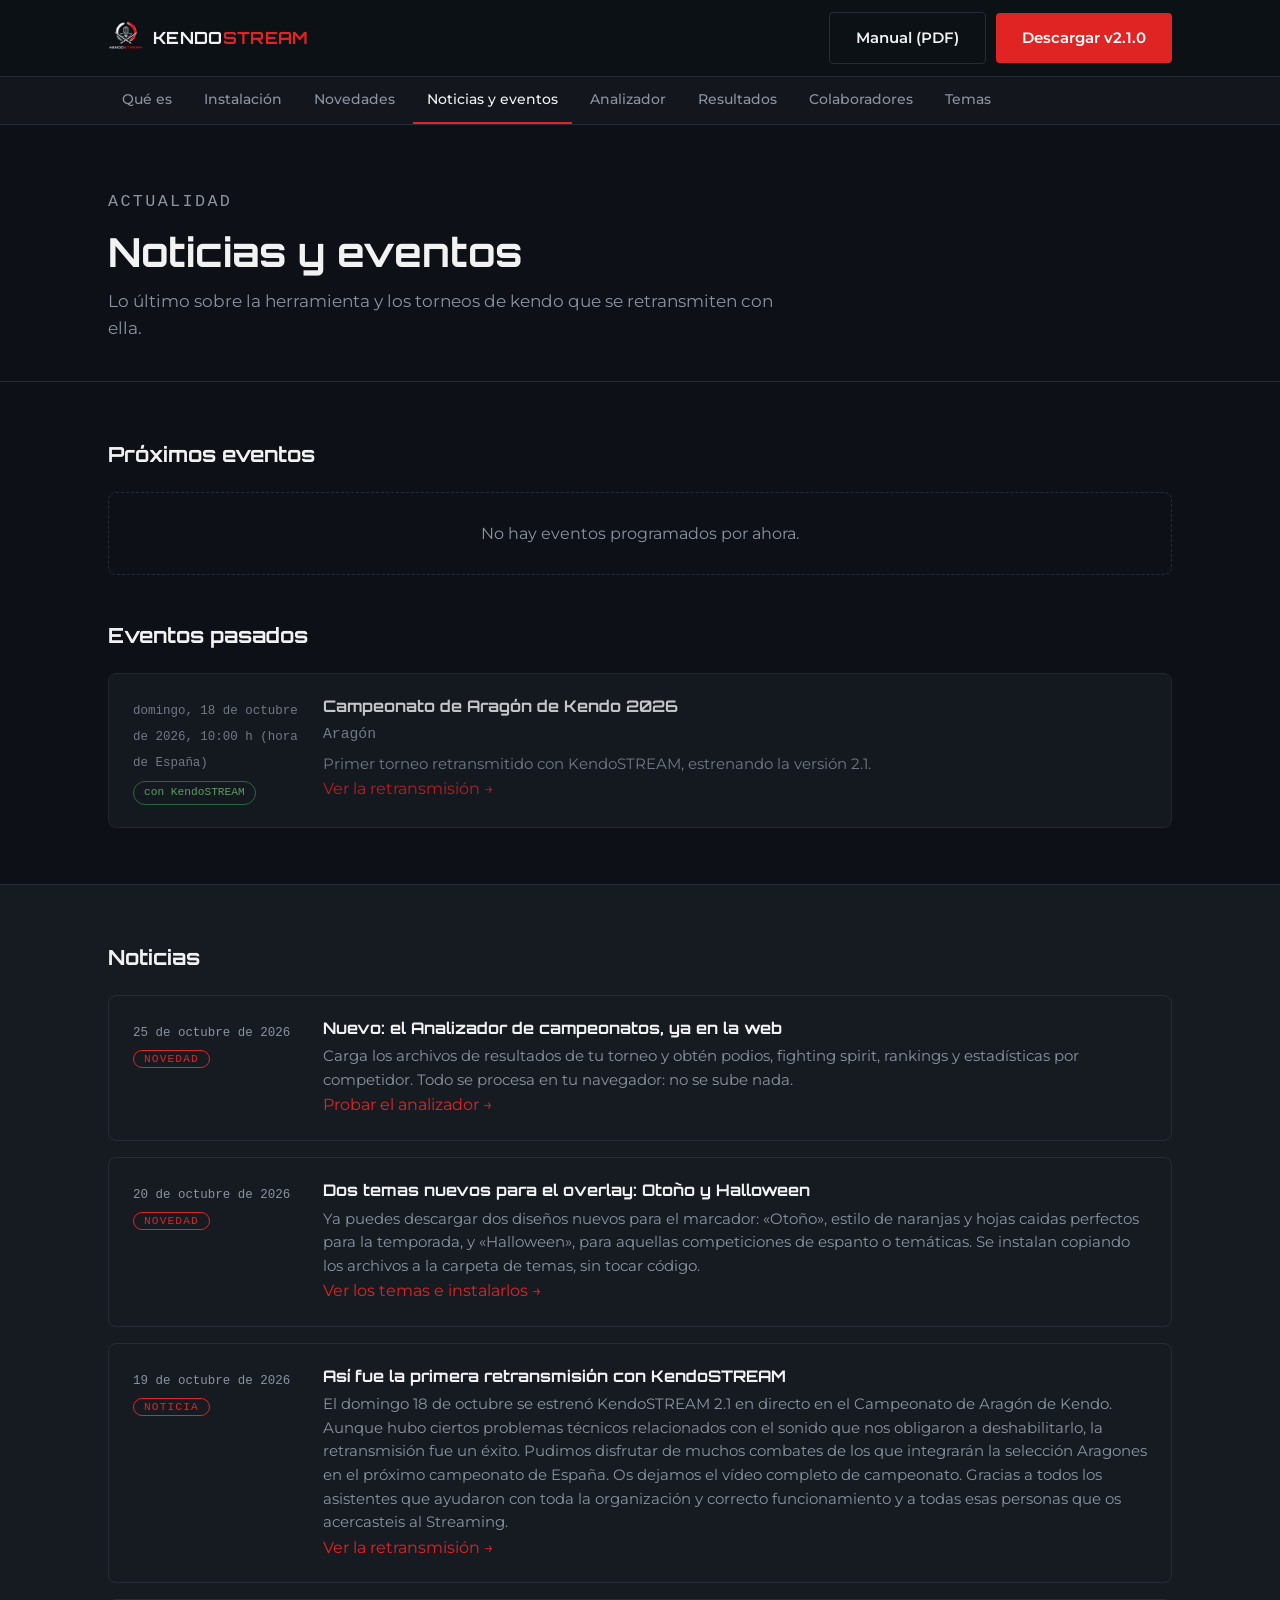
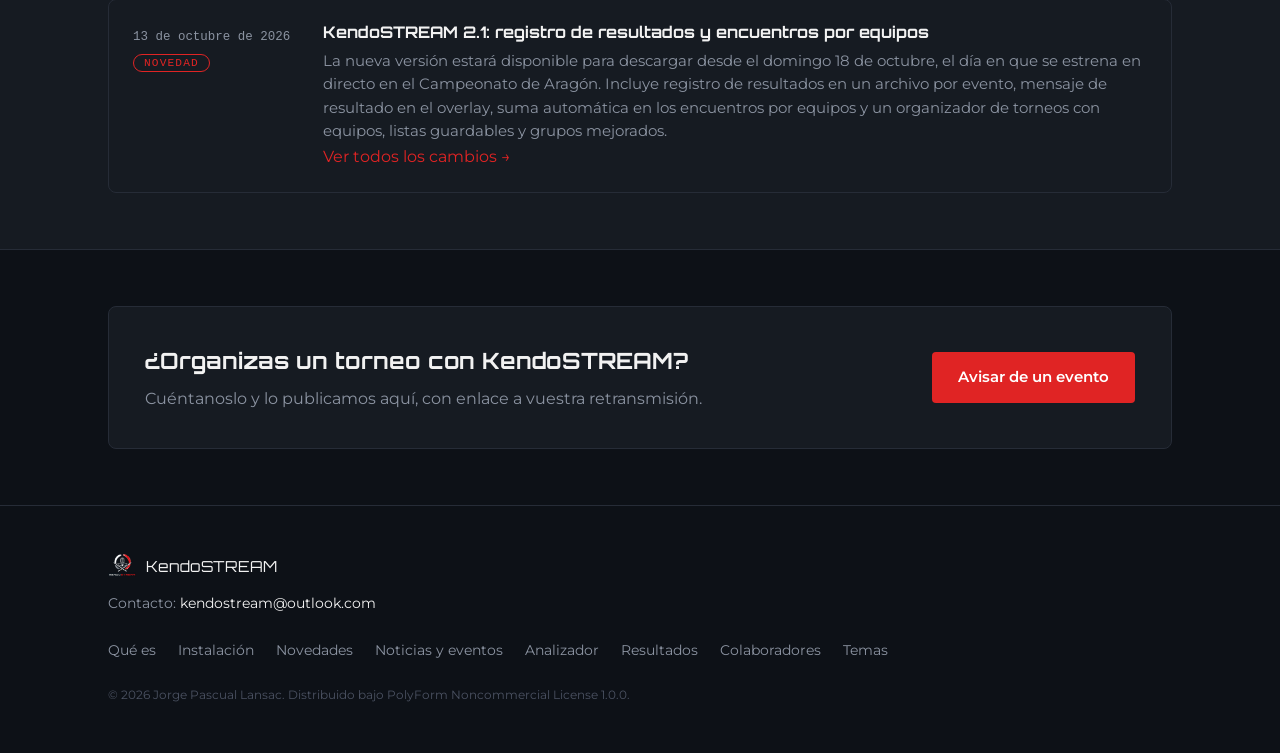
<file: noticias.html>
<!DOCTYPE html>
<html lang="es">
<head>
  <meta charset="UTF-8" />
  <meta name="viewport" content="width=device-width, initial-scale=1.0" />
  <title>Noticias y eventos — KendoSTREAM</title>
  <meta name="description" content="Noticias de KendoSTREAM y agenda de torneos de kendo retransmitidos con la herramienta." />
  <meta property="og:title" content="Noticias y eventos — KendoSTREAM" />
  <meta property="og:description" content="Noticias de KendoSTREAM y agenda de torneos de kendo retransmitidos con la herramienta." />
  <meta property="og:image" content="https://kendostream.com/assets/img/hero-kendostream.jpg" />
  <meta property="og:type" content="website" />
  <link rel="icon" href="assets/img/logo.png" />
  <link rel="stylesheet" href="style.css" />
</head>
<body>

  <div id="ks-cabecera"></div>

  <div class="pagina-cabecera">
    <div class="envoltura">
      <p class="seccion-eyebrow">Actualidad</p>
      <h1>Noticias y eventos</h1>
      <p>Lo último sobre la herramienta y los torneos de kendo que se retransmiten con ella.</p>
    </div>
  </div>

  <section class="compacta" id="eventos">
    <div class="envoltura">
      <h2 class="subtitulo">Próximos eventos</h2>
      <div class="lista-items" id="lista-eventos-proximos"></div>
      <h2 class="subtitulo" id="cabeceraPasados" style="margin-top:44px;">Eventos pasados</h2>
      <div class="lista-items" id="lista-eventos-pasados"></div>
    </div>
  </section>

  <section class="compacta" id="noticias" style="background:var(--superficie); border-top:1px solid var(--borde); border-bottom:1px solid var(--borde);">
    <div class="envoltura">
      <h2 class="subtitulo">Noticias</h2>
      <div class="lista-items" id="lista-noticias"></div>
    </div>
  </section>

  <section class="compacta">
    <div class="envoltura">
      <div class="contacto-caja">
        <div>
          <h2>¿Organizas un torneo con KendoSTREAM?</h2>
          <p>Cuéntanoslo y lo publicamos aquí, con enlace a vuestra retransmisión.</p>
        </div>
        <a class="boton boton-primario" data-mailto-asunto="Evento con KendoSTREAM"
           data-mailto-cuerpo="Nombre del evento:\nFecha y hora (hora de España):\nLugar:\nEnlace a la retransmisión o web:\nBreve descripción:\n">Avisar de un evento</a>
      </div>
    </div>
  </section>

  <div id="ks-pie"></div>

  <script src="datos/novedades.js"></script>
  <script src="datos/eventos.js"></script>
  <script src="datos/noticias.js"></script>
  <script src="js/layout.js"></script>
</body>
</html>
</file>
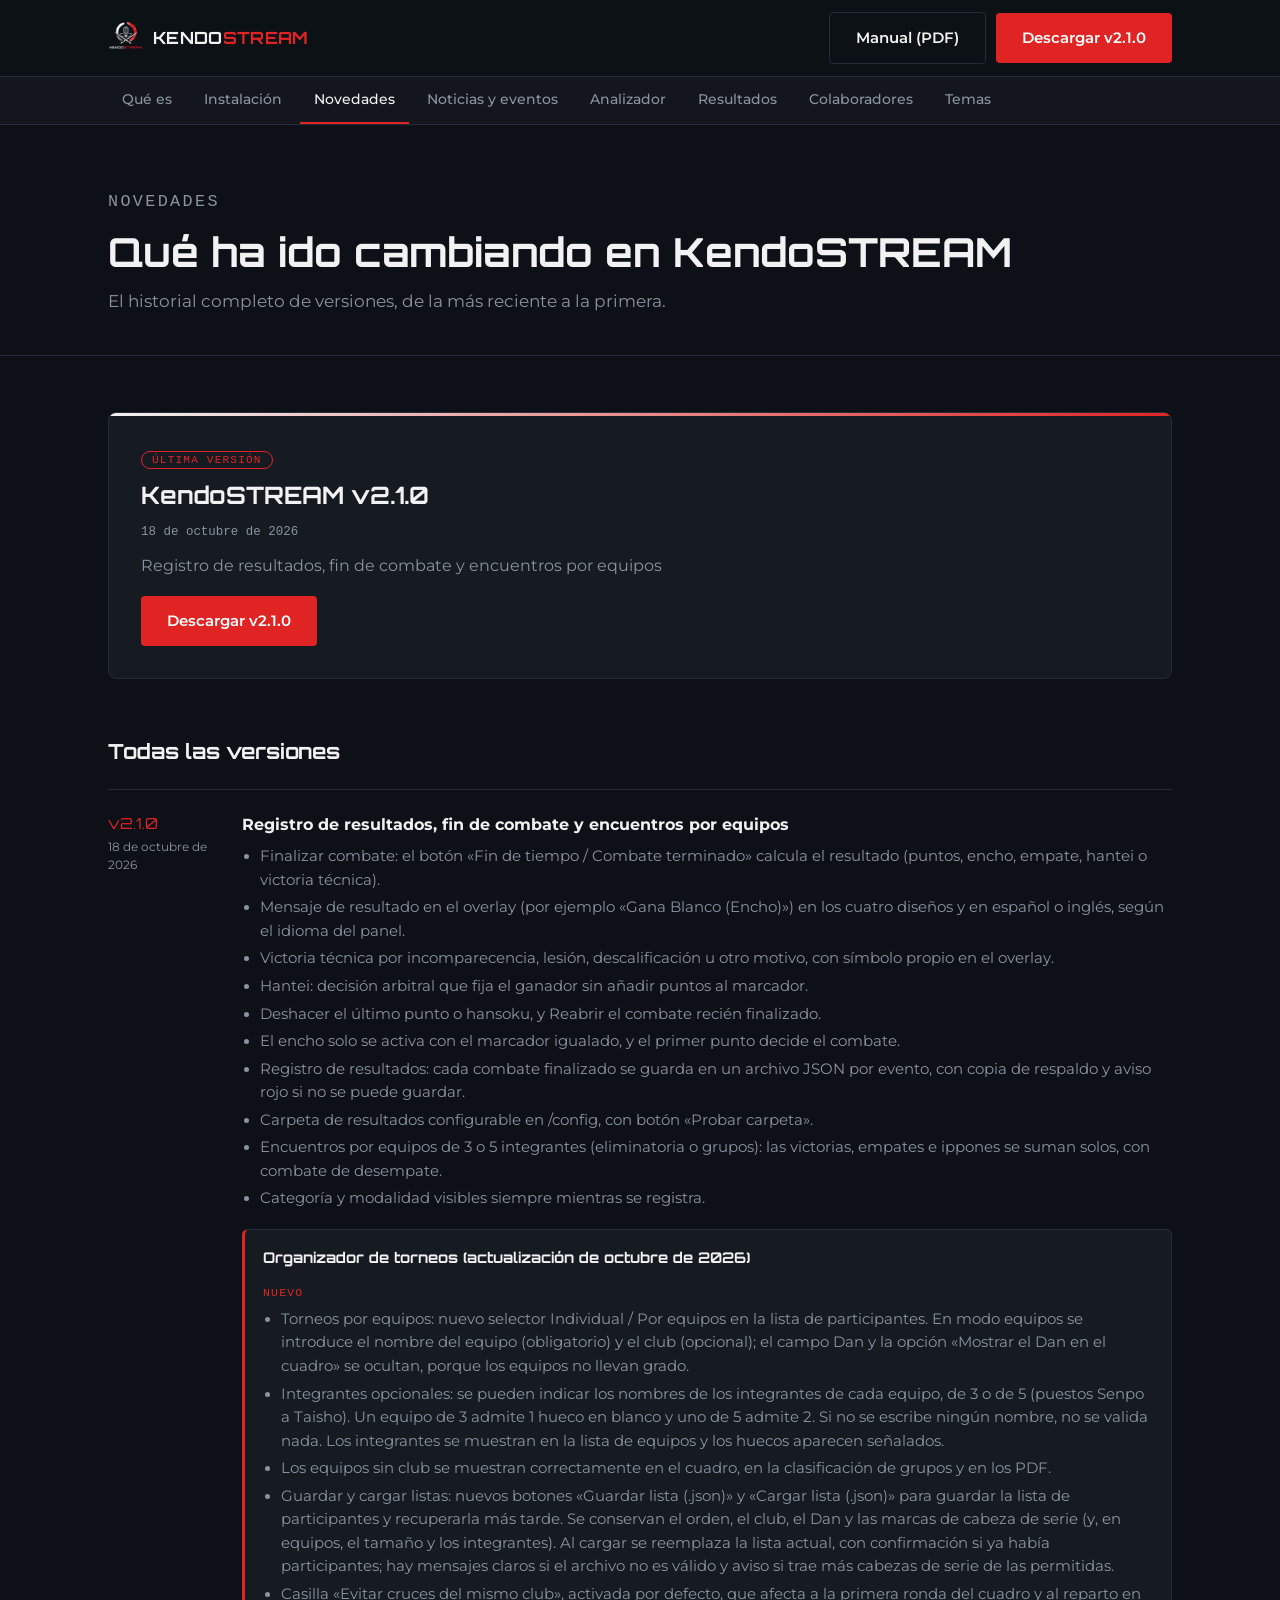
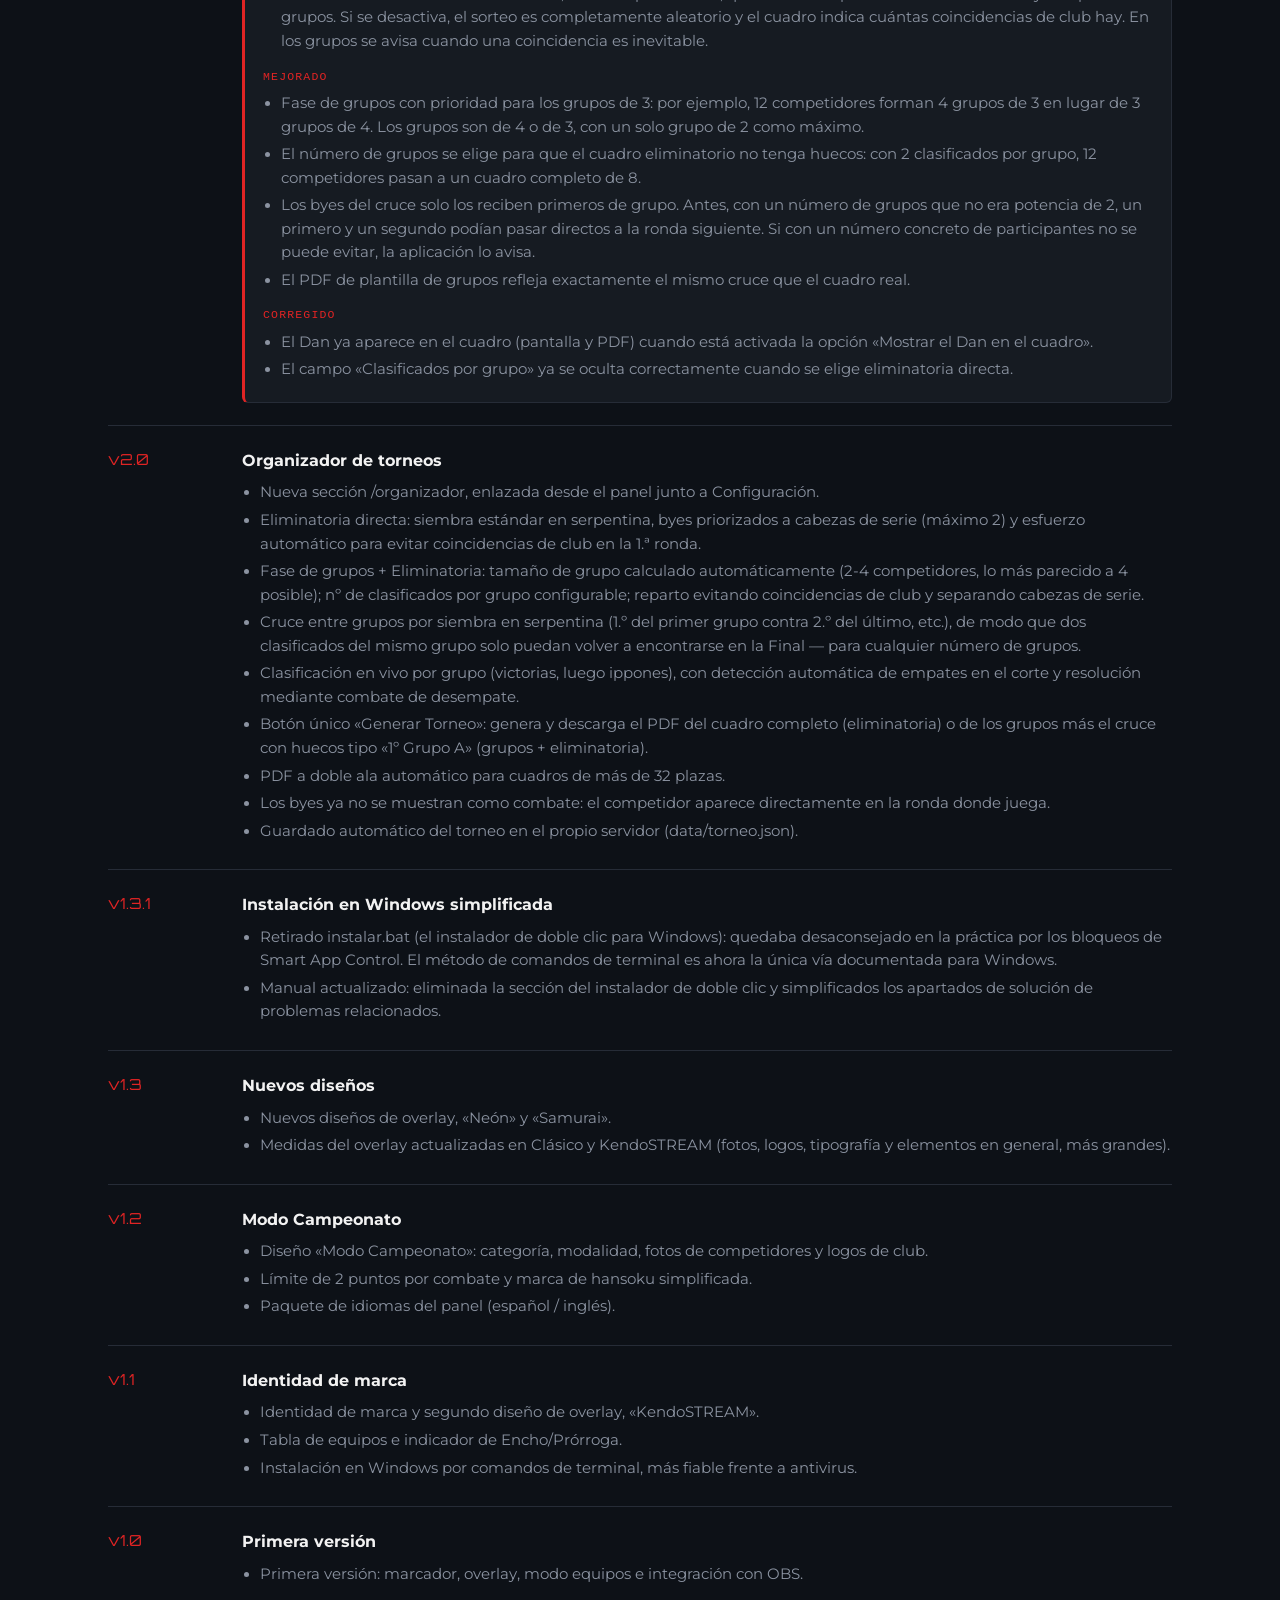
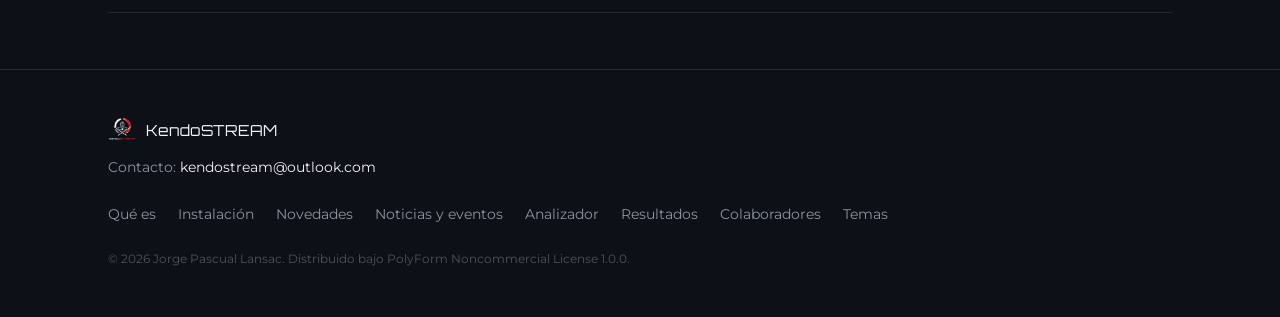
<file: novedades.html>
<!DOCTYPE html>
<html lang="es">
<head>
  <meta charset="UTF-8" />
  <meta name="viewport" content="width=device-width, initial-scale=1.0" />
  <title>Novedades — KendoSTREAM</title>
  <meta name="description" content="Historial de versiones de KendoSTREAM con todos los cambios y novedades." />
  <meta property="og:title" content="Novedades — KendoSTREAM" />
  <meta property="og:description" content="Historial de versiones de KendoSTREAM con todos los cambios y novedades." />
  <meta property="og:image" content="https://kendostream.com/assets/img/hero-kendostream.jpg" />
  <meta property="og:type" content="website" />
  <link rel="icon" href="assets/img/logo.png" />
  <link rel="stylesheet" href="style.css" />
</head>
<body>

  <div id="ks-cabecera"></div>

  <div class="pagina-cabecera">
    <div class="envoltura">
      <p class="seccion-eyebrow">Novedades</p>
      <h1>Qué ha ido cambiando en KendoSTREAM</h1>
      <p>El historial completo de versiones, de la más reciente a la primera.</p>
    </div>
  </div>

  <section class="compacta">
    <div class="envoltura">
      <div class="version-actual" id="version-actual"></div>
    </div>
  </section>

  <section class="compacta" style="padding-top:0;">
    <div class="envoltura">
      <h2 class="subtitulo">Todas las versiones</h2>
      <div class="changelog-lista" id="lista-versiones"></div>
    </div>
  </section>

  <div id="ks-pie"></div>

  <script src="datos/novedades.js"></script>
  <script src="datos/eventos.js"></script>
  <script src="js/layout.js"></script>
</body>
</html>
</file>
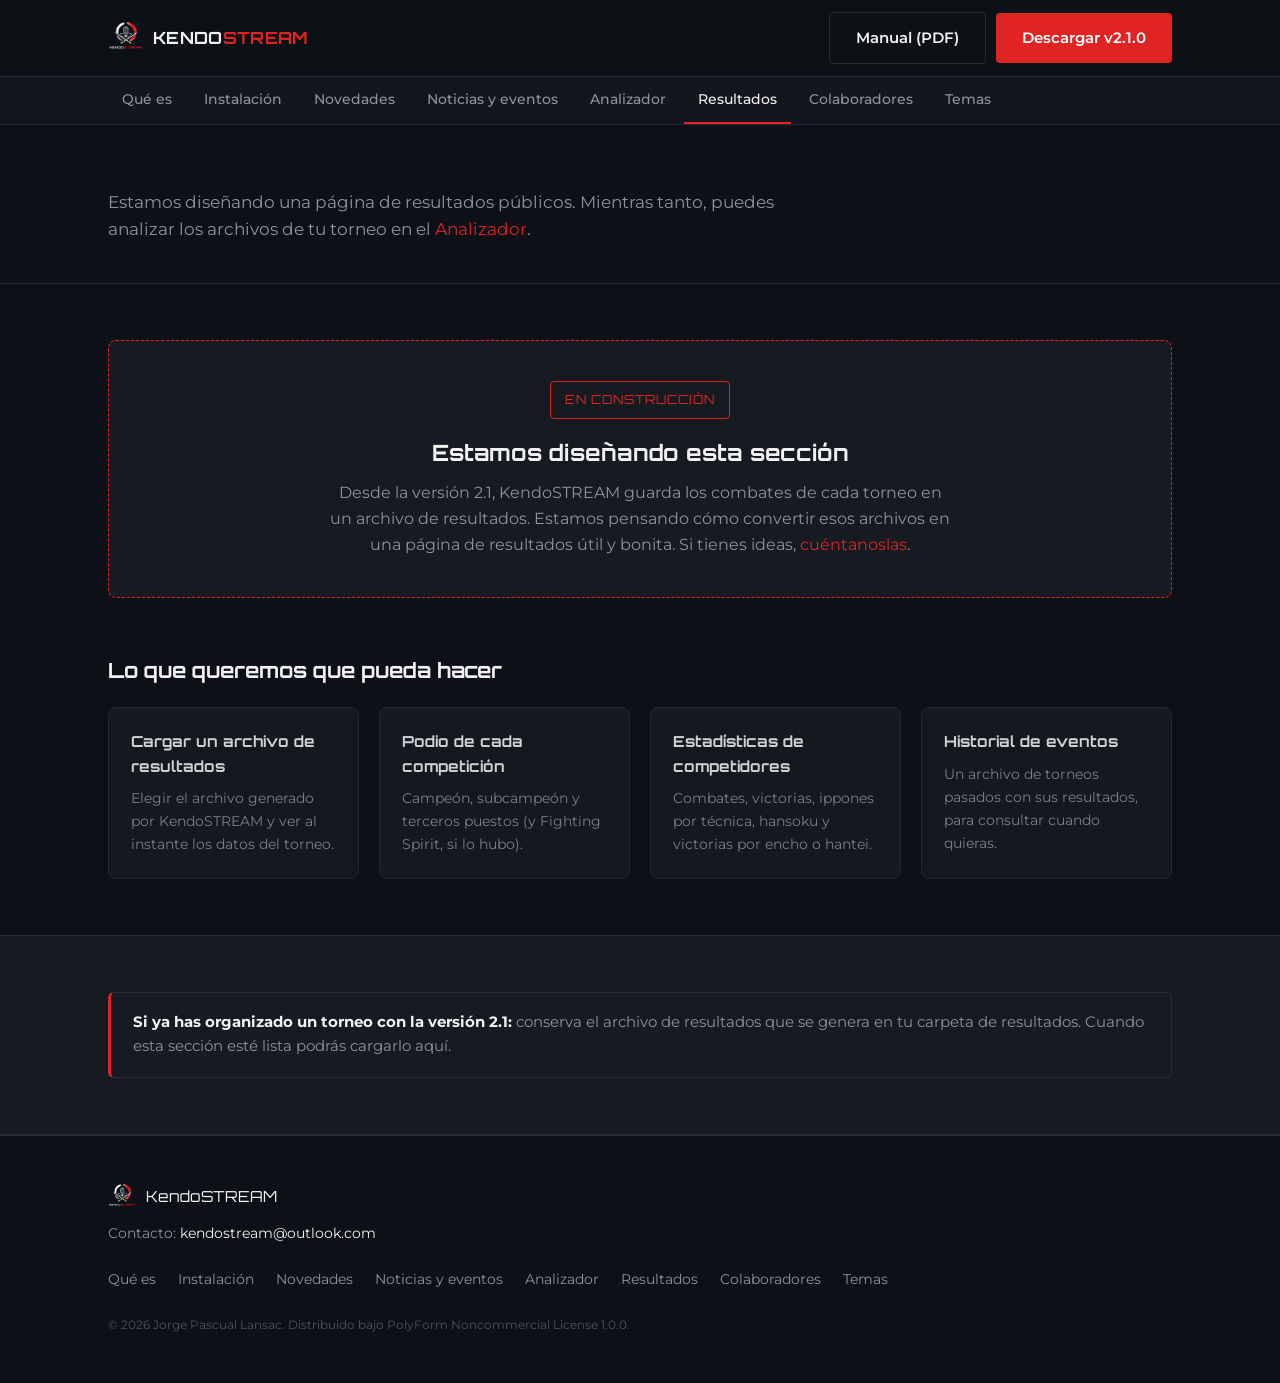
<file: resultados.html>
<!DOCTYPE html>
<html lang="es">
<head>
  <meta charset="UTF-8" />
  <meta name="viewport" content="width=device-width, initial-scale=1.0" />
  <title>Resultados — KendoSTREAM</title>
  <meta name="description" content="Estadísticas y resultados de torneos de kendo organizados con KendoSTREAM. Sección en construcción." />
  <meta property="og:title" content="Resultados — KendoSTREAM" />
  <meta property="og:description" content="Estadísticas y resultados de torneos de kendo organizados con KendoSTREAM. Sección en construcción." />
  <meta property="og:image" content="https://kendostream.com/assets/img/hero-kendostream.jpg" />
  <meta property="og:type" content="website" />
  <link rel="icon" href="assets/img/logo.png" />
  <link rel="stylesheet" href="style.css" />
</head>
<body>

  <div id="ks-cabecera"></div>

  <div class="pagina-cabecera">
    <div class="envoltura">
      <p>
        Estamos diseñando una página de resultados públicos. Mientras tanto, puedes analizar los archivos de tu torneo
        en el <a class="enlace-rojo" href="analizador.html">Analizador</a>.
      </p>
    </div>
  </div>

  <section class="compacta">
    <div class="envoltura">
      <div class="construccion">
        <span class="sello">EN CONSTRUCCIÓN</span>
        <h2>Estamos diseñando esta sección</h2>
        <p>
          Desde la versión 2.1, KendoSTREAM guarda los combates de cada torneo en un archivo de resultados.
          Estamos pensando cómo convertir esos archivos en una página de resultados útil y bonita.
          Si tienes ideas, <a class="enlace-rojo" href="mailto:kendostream@outlook.com?subject=Ideas%20para%20la%20secci%C3%B3n%20Resultados">cuéntanoslas</a>.
        </p>
      </div>
    </div>
  </section>

  <section class="compacta" style="padding-top:0;">
    <div class="envoltura">
      <h2 class="subtitulo">Lo que queremos que pueda hacer</h2>
      <div class="previsto-grid">
        <div class="previsto"><h3>Cargar un archivo de resultados</h3><p>Elegir el archivo generado por KendoSTREAM y ver al instante los datos del torneo.</p></div>
        <div class="previsto"><h3>Podio de cada competición</h3><p>Campeón, subcampeón y terceros puestos (y Fighting Spirit, si lo hubo).</p></div>
        <div class="previsto"><h3>Estadísticas de competidores</h3><p>Combates, victorias, ippones por técnica, hansoku y victorias por encho o hantei.</p></div>
        <div class="previsto"><h3>Historial de eventos</h3><p>Un archivo de torneos pasados con sus resultados, para consultar cuando quieras.</p></div>
      </div>
    </div>
  </section>

  <section class="compacta" style="background:var(--superficie); border-top:1px solid var(--borde); border-bottom:1px solid var(--borde);">
    <div class="envoltura">
      <div class="aviso-caja">
        <strong>Si ya has organizado un torneo con la versión 2.1:</strong> conserva el archivo de resultados que se
        genera en tu carpeta de resultados. Cuando esta sección esté lista podrás cargarlo aquí.
      </div>
    </div>
  </section>

  <div id="ks-pie"></div>

  <script src="datos/novedades.js"></script>
  <script src="datos/eventos.js"></script>
  <script src="js/layout.js"></script>
</body>
</html>
</file>
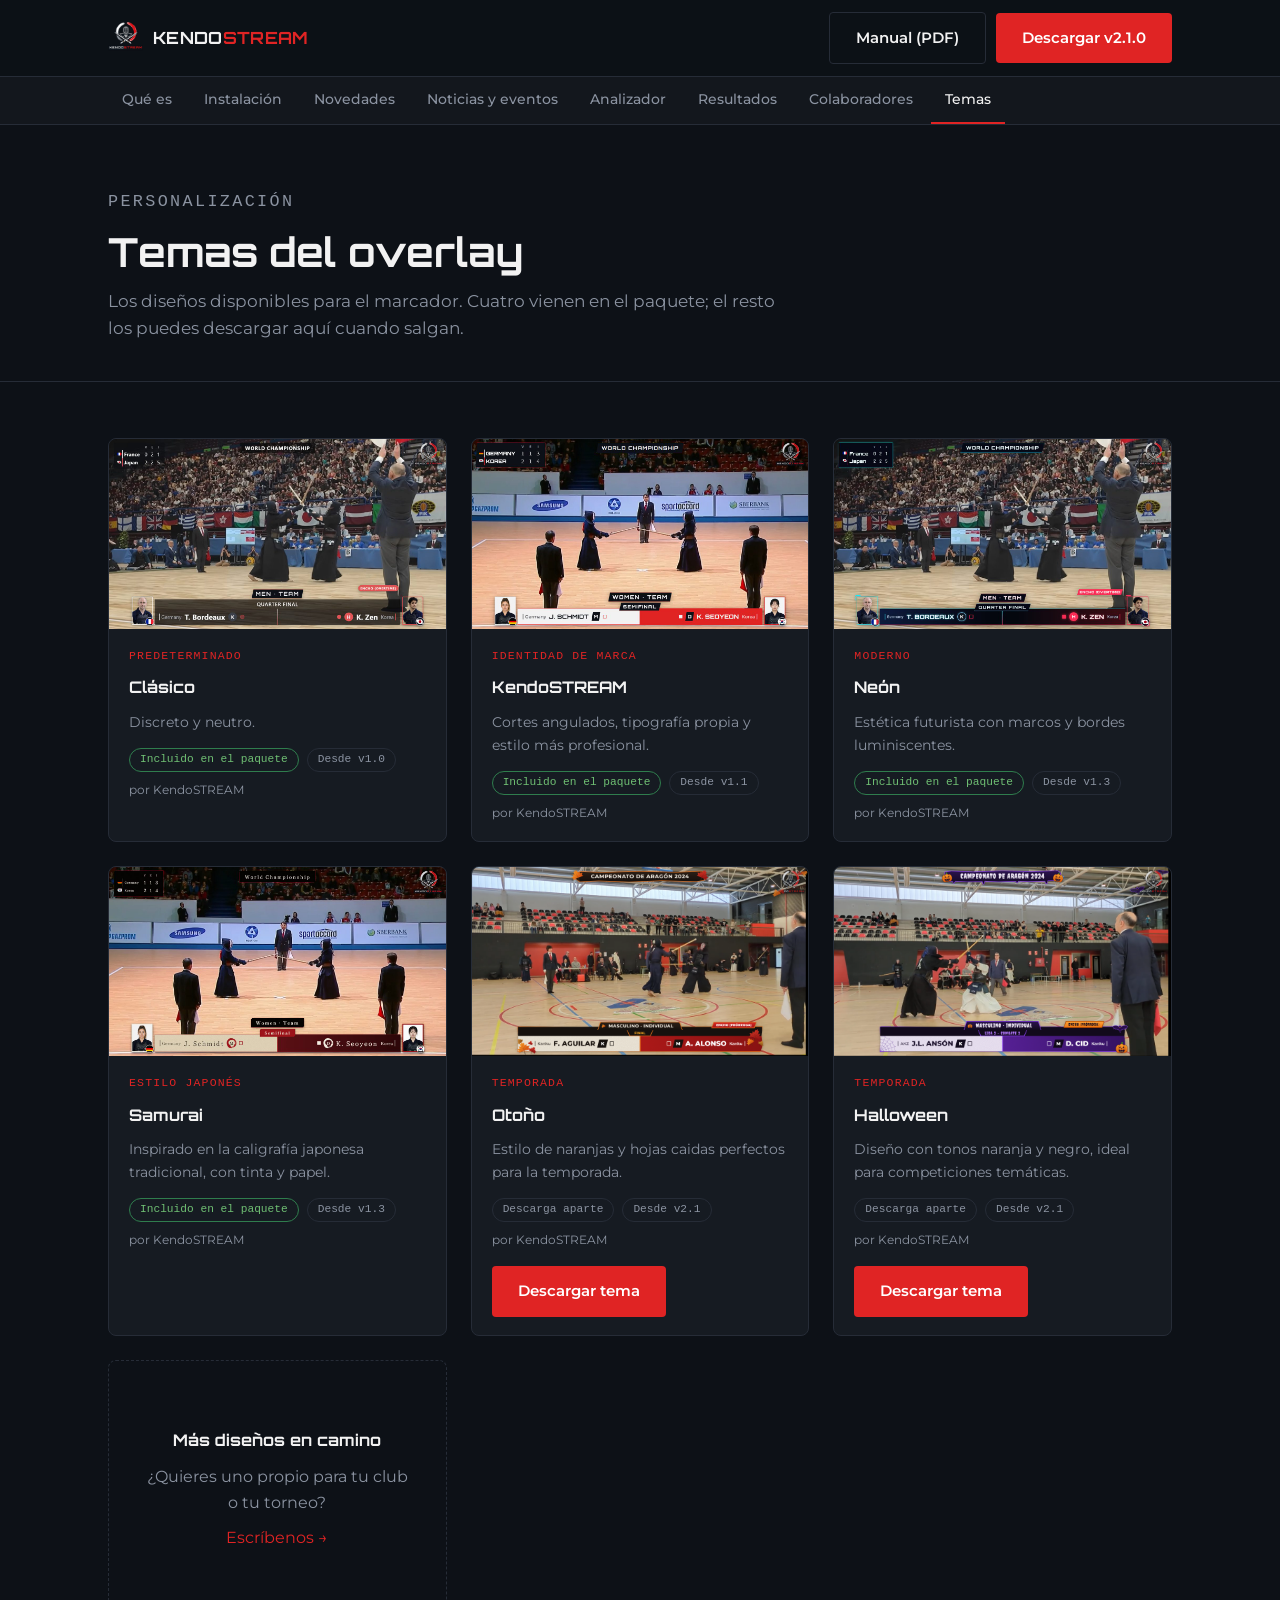
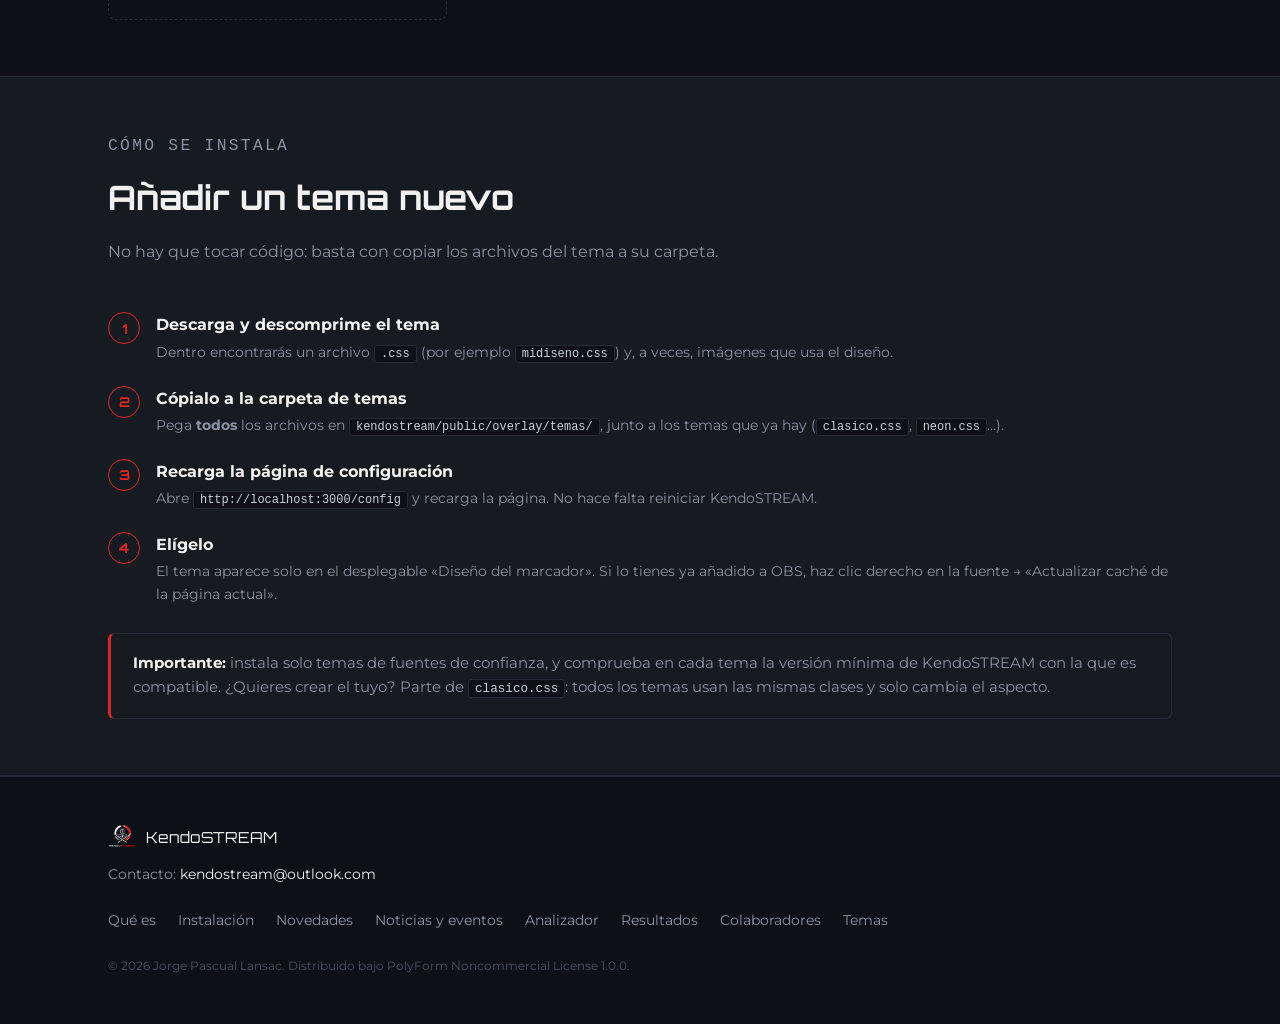
<file: temas.html>
<!DOCTYPE html>
<html lang="es">
<head>
  <meta charset="UTF-8" />
  <meta name="viewport" content="width=device-width, initial-scale=1.0" />
  <title>Temas — KendoSTREAM</title>
  <meta name="description" content="Diseños del overlay de KendoSTREAM: los incluidos en el paquete, los descargables y cómo instalar nuevos temas." />
  <meta property="og:title" content="Temas — KendoSTREAM" />
  <meta property="og:description" content="Diseños del overlay de KendoSTREAM: los incluidos en el paquete, los descargables y cómo instalar nuevos temas." />
  <meta property="og:image" content="https://kendostream.com/assets/img/hero-kendostream.jpg" />
  <meta property="og:type" content="website" />
  <link rel="icon" href="assets/img/logo.png" />
  <link rel="stylesheet" href="style.css" />
</head>
<body>

  <div id="ks-cabecera"></div>

  <div class="pagina-cabecera">
    <div class="envoltura">
      <p class="seccion-eyebrow">Personalización</p>
      <h1>Temas del overlay</h1>
      <p>Los diseños disponibles para el marcador. Cuatro vienen en el paquete; el resto los puedes descargar aquí cuando salgan.</p>
    </div>
  </div>

  <section class="compacta">
    <div class="envoltura">
      <div class="temas-grid" id="grid-temas"></div>
    </div>
  </section>

  <section class="compacta" id="instalar-temas" style="background:var(--superficie); border-top:1px solid var(--borde); border-bottom:1px solid var(--borde);">
    <div class="envoltura">
      <div class="seccion-cabecera">
        <p class="seccion-eyebrow">Cómo se instala</p>
        <h2>Añadir un tema nuevo</h2>
        <p>No hay que tocar código: basta con copiar los archivos del tema a su carpeta.</p>
      </div>
      <ol class="pasos">
        <li><div><h4>Descarga y descomprime el tema</h4><p>Dentro encontrarás un archivo <code>.css</code> (por ejemplo <code>midiseno.css</code>) y, a veces, imágenes que usa el diseño.</p></div></li>
        <li><div><h4>Cópialo a la carpeta de temas</h4><p>Pega <strong>todos</strong> los archivos en <code>kendostream/public/overlay/temas/</code>, junto a los temas que ya hay (<code>clasico.css</code>, <code>neon.css</code>…).</p></div></li>
        <li><div><h4>Recarga la página de configuración</h4><p>Abre <code>http://localhost:3000/config</code> y recarga la página. No hace falta reiniciar KendoSTREAM.</p></div></li>
        <li><div><h4>Elígelo</h4><p>El tema aparece solo en el desplegable «Diseño del marcador». Si lo tienes ya añadido a OBS, haz clic derecho en la fuente → «Actualizar caché de la página actual».</p></div></li>
      </ol>
      <div class="aviso-caja" style="margin-top:28px;">
        <strong>Importante:</strong> instala solo temas de fuentes de confianza, y comprueba en cada tema la versión mínima de KendoSTREAM con la que es compatible.
        ¿Quieres crear el tuyo? Parte de <code>clasico.css</code>: todos los temas usan las mismas clases y solo cambia el aspecto.
      </div>
    </div>
  </section>

  <div id="ks-pie"></div>

  <script src="datos/novedades.js"></script>
  <script src="datos/eventos.js"></script>
  <script src="datos/temas.js"></script>
  <script src="js/layout.js"></script>
</body>
</html>
</file>
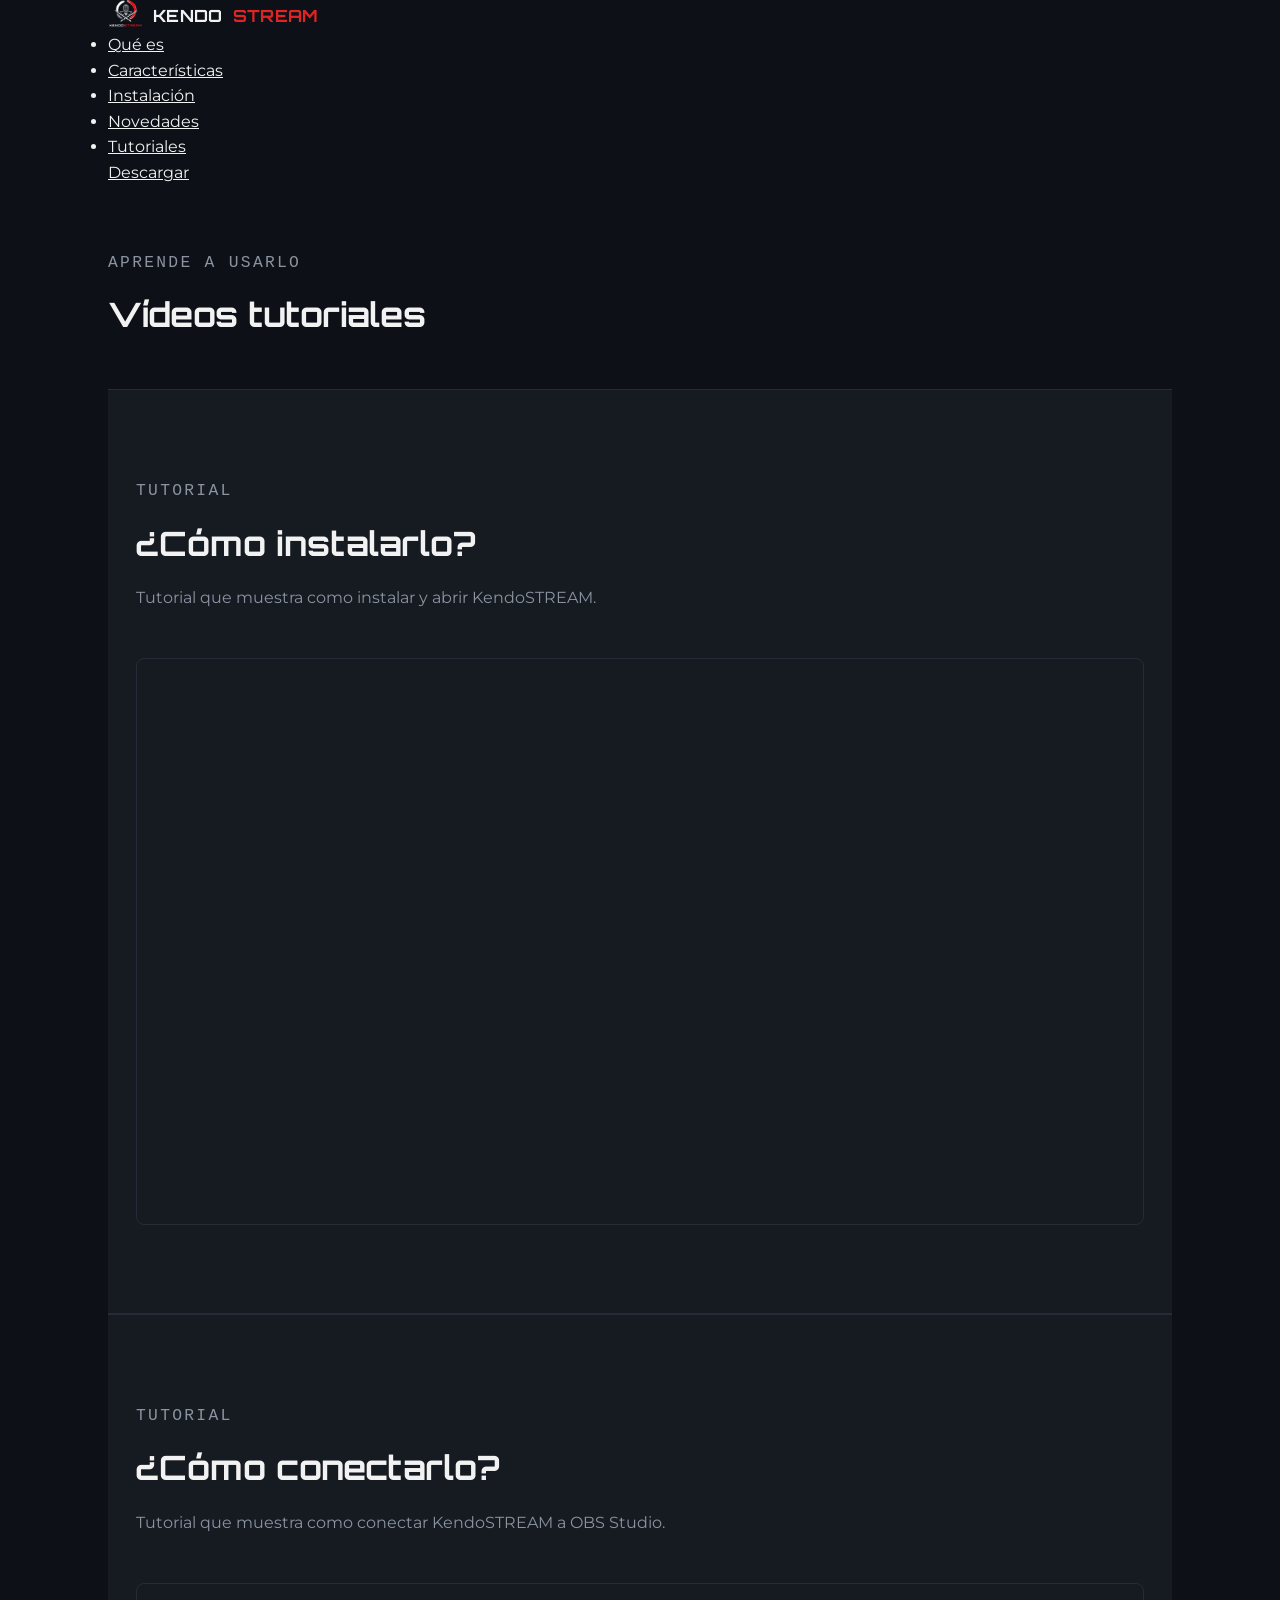
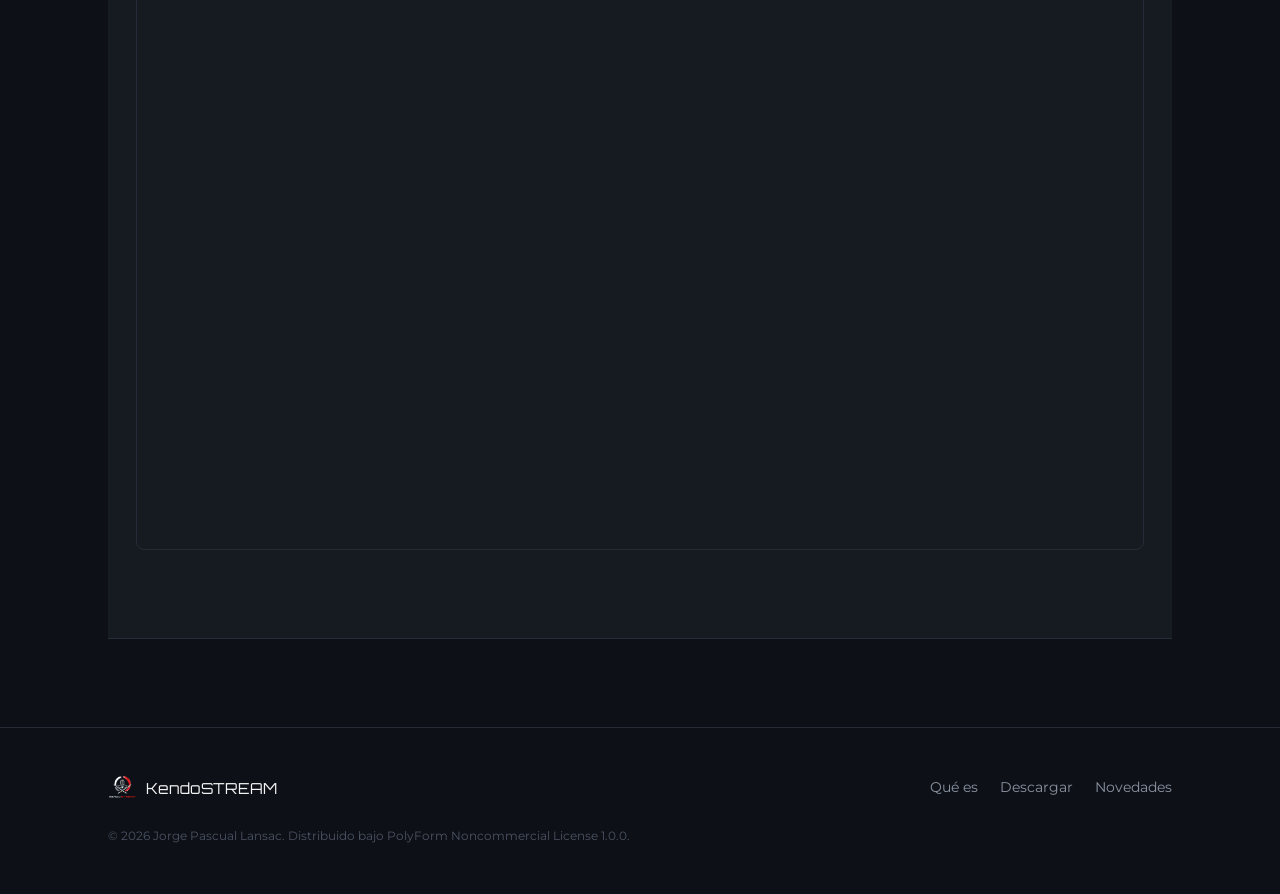
<file: tutorials.html>
<!DOCTYPE html>
<html lang="es">
<head>
  <meta charset="UTF-8" />
  <meta name="viewport" content="width=device-width, initial-scale=1.0" />
  <title>KendoSTREAM — TUTORIALES</title>
  <link rel="icon" href="assets/img/logo.png" />
  <link rel="stylesheet" href="style.css" />
</head>
<body>

  <nav class="nav">
    <div class="envoltura">
      <div class="nav-marca">
        <img src="assets/img/logo.png" alt="KendoSTREAM" />
        KENDO<span style="color:var(--carmesi)">STREAM</span>
      </div>
      <ul class="nav-enlaces">
        <li><a href="index.html#que-es">Qué es</a></li>
        <li><a href="index.html#caracteristicas">Características</a></li>
        <li><a href="index.html#instalacion">Instalación</a></li>
        <li><a href="news.html">Novedades</a></li>
        <li><a href="tutorials.html">Tutoriales</a></li>
        <!-- <li><a href="events.html">Eventos</a></li> -->
      </ul>
      <a href="descargas/kendostream.zip" download class="nav-cta">Descargar</a>
    </div>
  </nav>

  <section style="padding-top:64px;">
    <div class="envoltura">
      <div class="seccion-cabecera">
        <p class="seccion-eyebrow">Aprende a usarlo</p>
        <h2>Vídeos tutoriales</h2>
      </div>

        <section id="demo" style="background:var(--superficie); border-top:1px solid var(--borde); border-bottom:1px solid var(--borde);">
          <div class="envoltura">
            <div class="seccion-cabecera">
              <p class="seccion-eyebrow">Tutorial</p>
              <h2>¿Cómo instalarlo?</h2>
              <p>Tutorial que muestra como instalar y abrir KendoSTREAM.</p>
            </div>
            <div class="demo-marco">
              <iframe
                width="100%"
                height="600"
                src="https://www.youtube.com/embed/6twfUjgJ0tg"
                title="KendoSTREAM Demo"
                frameborder="0"
                allowfullscreen>
              </iframe>
            </div>
          </div>
        </section>

        <section id="demo" style="background:var(--superficie); border-top:1px solid var(--borde); border-bottom:1px solid var(--borde);">
          <div class="envoltura">
            <div class="seccion-cabecera">
              <p class="seccion-eyebrow">Tutorial</p>
              <h2>¿Cómo conectarlo?</h2>
              <p>Tutorial que muestra como conectar KendoSTREAM a OBS Studio.</p>
            </div>
            <div class="demo-marco">
              <iframe
                width="100%"
                height="600"
                src="https://www.youtube.com/embed/iTo5V6FxAtU"
                title="KendoSTREAM Demo"
                frameborder="0"
                allowfullscreen>
              </iframe>
            </div>
          </div>
        </section>

    </div>
  </section>

  <footer>
    <div class="envoltura footer-grid">
      <div class="footer-marca">
        <img src="assets/img/logo.png" alt="KendoSTREAM" />
        KendoSTREAM
      </div>
      <ul class="footer-enlaces">
        <li><a href="index.html#que-es">Qué es</a></li>
        <li><a href="index.html#instalacion">Descargar</a></li>
        <li><a href="novedades.html">Novedades</a></li>
      </ul>
    </div>
    <div class="envoltura">
      <p class="footer-nota">© 2026 Jorge Pascual Lansac. Distribuido bajo PolyForm Noncommercial License 1.0.0.</p>
    </div>
  </footer>

</body>
</html>
</file>
<file: style.css>
/* style.css — web informativa de KendoSTREAM
   Paleta: #0D1117 (tinta), #F2F2F2 (blanco), #E02424 (carmesí), #6B7280 (acero)
   Tipografía: Orbitron (display / marca), Montserrat (texto), monoespaciada (comandos) */

@import url('https://fonts.googleapis.com/css2?family=Orbitron:wght@600;800&family=Montserrat:wght@400;500;600;700&display=swap');

:root {
  --tinta: #0D1117;
  --superficie: #161b22;
  --superficie-alta: #1c2129;
  --blanco: #F2F2F2;
  --carmesi: #E02424;
  --carmesi-oscuro: #a91b1b;
  --acero: #8b93a1;
  --borde: #262c37;
  --franja: linear-gradient(90deg, var(--blanco), var(--carmesi));
  --fuente-marca: 'Orbitron', sans-serif;
  --fuente-texto: 'Montserrat', sans-serif;
  --fuente-mono: 'SFMono-Regular', Consolas, 'Liberation Mono', Menlo, monospace;
}

* { box-sizing: border-box; margin: 0; padding: 0; }

html { scroll-behavior: smooth; }

body {
  background: var(--tinta);
  color: var(--blanco);
  font-family: var(--fuente-texto);
  line-height: 1.6;
}

a { color: inherit; }

.envoltura {
  max-width: 1120px;
  margin: 0 auto;
  padding: 0 28px;
}

.franja-divisoria {
  height: 3px;
  background: var(--franja);
  border: none;
}

/* --- Cabecera y navegación --- */
.cabecera {
  position: sticky;
  top: 0;
  z-index: 30;
  background: rgba(13, 17, 23, 0.94);
  backdrop-filter: blur(8px);
  border-bottom: 1px solid var(--borde);
}
.cabecera-fila {
  display: flex;
  align-items: center;
  justify-content: space-between;
  gap: 16px;
  padding-top: 12px;
  padding-bottom: 12px;
}
.nav-marca {
  display: flex;
  align-items: center;
  gap: 10px;
  font-family: var(--fuente-marca);
  font-weight: 700;
  letter-spacing: 0.02em;
  font-size: 1.05rem;
  text-decoration: none;
}
.nav-marca img { height: 32px; width: auto; }
.nav-marca span { color: var(--carmesi); }
.cabecera-acciones { display: flex; align-items: center; gap: 10px; }
.boton-peq { padding: 9px 16px; font-size: 0.85rem; }
.nav-toggle {
  display: none;
  background: transparent;
  border: 1px solid var(--borde);
  color: var(--blanco);
  border-radius: 4px;
  width: 40px; height: 38px;
  font-size: 1.2rem;
  cursor: pointer;
}
.subnav { border-top: 1px solid var(--borde); background: rgba(22, 27, 34, 0.7); }
.subnav ul { display: flex; gap: 4px; list-style: none; flex-wrap: wrap; }
.subnav a {
  display: block;
  padding: 11px 14px;
  font-size: 0.88rem;
  font-weight: 500;
  color: var(--acero);
  text-decoration: none;
  border-bottom: 2px solid transparent;
  transition: color 0.15s ease;
}
.subnav a:hover { color: var(--blanco); }
.subnav a.activo { color: var(--blanco); border-bottom-color: var(--carmesi); }
.solo-movil { display: none; }

@media (max-width: 900px) {
  .nav-toggle { display: inline-flex; align-items: center; justify-content: center; }
  .cabecera-acciones .boton-manual { display: none; }
  .subnav { display: none; }
  .subnav.abierto { display: block; }
  .subnav ul { flex-direction: column; gap: 0; padding-bottom: 8px; }
  .subnav a { border-bottom: none; border-left: 2px solid transparent; padding: 12px 6px; }
  .subnav a.activo { border-left-color: var(--carmesi); padding-left: 12px; }
  .solo-movil { display: block; }
}

/* --- Hero --- */
.hero {
  position: relative;
  padding: 72px 0 0 0;
  overflow: hidden;
  border-bottom: 1px solid var(--borde);
}
.hero-contenido {
  text-align: center;
  max-width: 760px;
  margin: 0 auto;
  padding: 0 28px;
}
.hero-eyebrow {
  font-family: var(--fuente-mono);
  font-size: 0.78rem;
  letter-spacing: 0.14em;
  text-transform: uppercase;
  color: var(--carmesi);
  margin-bottom: 18px;
}
.hero h1 {
  font-family: var(--fuente-marca);
  font-size: clamp(2rem, 5vw, 3.2rem);
  line-height: 1.15;
  letter-spacing: 0.01em;
  margin-bottom: 20px;
}
.hero h1 span { color: var(--carmesi); }
.hero p.lead {
  font-size: 1.1rem;
  color: var(--acero);
  max-width: 560px;
  margin: 0 auto 32px auto;
}
.hero-acciones {
  display: flex;
  gap: 14px;
  justify-content: center;
  flex-wrap: wrap;
  margin-bottom: 56px;
}
.boton {
  display: inline-block;
  padding: 13px 26px;
  border-radius: 4px;
  font-weight: 600;
  font-size: 0.95rem;
  text-decoration: none;
  transition: transform 0.1s ease, background 0.15s ease;
}
.boton:active { transform: scale(0.98); }
.boton-primario { background: var(--carmesi); color: #fff; }
.boton-primario:hover { background: var(--carmesi-oscuro); }
.boton-secundario { background: transparent; color: var(--blanco); border: 1px solid var(--borde); }
.boton-secundario:hover { border-color: var(--acero); }

.hero-captura {
  width: 100%;
  max-width: 1040px;
  margin: 0 auto;
  padding: 0 28px 0 28px;
}
.hero-captura img {
  width: 100%;
  display: block;
  border-radius: 8px 8px 0 0;
  box-shadow: 0 -20px 60px -20px rgba(224, 36, 36, 0.25);
}

/* --- Secciones generales --- */
section { padding: 88px 0; }
.seccion-cabecera { max-width: 620px; margin-bottom: 48px; }
.seccion-eyebrow {
  font-family: var(--fuente-mono);
  font-size: 0.75rem;
  letter-spacing: 0.14em;
  text-transform: uppercase;
  color: var(--carmesi);
  margin-bottom: 12px;
}
.seccion-cabecera h2 {
  font-family: var(--fuente-marca);
  font-size: clamp(1.5rem, 3vw, 2.1rem);
  margin-bottom: 14px;
}
.seccion-cabecera p { color: var(--acero); font-size: 1.02rem; }

/* --- Qué es --- */
.que-es {
  display: grid;
  grid-template-columns: 1fr 1fr;
  gap: 56px;
  align-items: center;
}
.que-es-texto p { color: var(--acero); margin-bottom: 16px; }
.que-es-texto p:last-child { margin-bottom: 0; }
.que-es-imagen img {
  width: 100%;
  border-radius: 8px;
  border: 1px solid var(--borde);
}
@media (max-width: 860px) {
  .que-es { grid-template-columns: 1fr; }
  .que-es-imagen { order: -1; }
}

/* --- Características --- */
.caracteristicas-grid {
  display: grid;
  grid-template-columns: repeat(3, 1fr);
  gap: 1px;
  background: var(--borde);
  border: 1px solid var(--borde);
  border-radius: 8px;
  overflow: hidden;
}
.caracteristica {
  background: var(--superficie);
  padding: 30px 26px;
}
.caracteristica .marca-num {
  font-family: var(--fuente-mono);
  font-size: 0.75rem;
  color: var(--carmesi);
  margin-bottom: 14px;
}
.caracteristica h3 {
  font-family: var(--fuente-marca);
  font-size: 1.02rem;
  margin-bottom: 8px;
  letter-spacing: 0.01em;
}
.caracteristica p { color: var(--acero); font-size: 0.92rem; }
@media (max-width: 860px) {
  .caracteristicas-grid { grid-template-columns: 1fr; }
}

/* --- Dos diseños --- */
.disenos-grid {
  display: grid;
  grid-template-columns: 1fr 1fr;
  gap: 24px;
}
.diseno-card {
  background: var(--superficie);
  border: 1px solid var(--borde);
  border-radius: 8px;
  overflow: hidden;
}
.diseno-card img { width: 100%; display: block; }
.diseno-card-info { padding: 18px 20px; }
.diseno-card-info .etiqueta {
  font-family: var(--fuente-mono);
  font-size: 0.72rem;
  letter-spacing: 0.1em;
  text-transform: uppercase;
  color: var(--carmesi);
  margin-bottom: 6px;
}
.diseno-card-info h3 { font-family: var(--fuente-marca); font-size: 1rem; margin-bottom: 6px; }
.diseno-card-info p { color: var(--acero); font-size: 0.9rem; }
@media (max-width: 760px) {
  .disenos-grid { grid-template-columns: 1fr; }
}

/* --- Demo / vídeo --- */
.demo-marco {
  position: relative;
  border-radius: 8px;
  overflow: hidden;
  border: 1px solid var(--borde);
  background: var(--superficie);
  aspect-ratio: 16 / 9;
  display: flex;
  align-items: center;
  justify-content: center;
}
.demo-marco video, .demo-marco iframe {
  width: 100%;
  height: 100%;
  display: block;
  border: none;
}
.demo-placeholder {
  text-align: center;
  color: var(--acero);
  padding: 40px;
  font-size: 0.95rem;
}
.demo-placeholder strong { color: var(--blanco); display: block; margin-bottom: 6px; font-family: var(--fuente-marca); font-size: 1rem; }

/* --- Instalación --- */
.instalacion-grid {
  display: grid;
  grid-template-columns: 1fr 1fr;
  gap: 48px;
  align-items: start;
}
.pasos { list-style: none; counter-reset: paso; }
.pasos li {
  counter-increment: paso;
  display: flex;
  gap: 16px;
  margin-bottom: 22px;
}
.pasos li::before {
  content: counter(paso);
  font-family: var(--fuente-marca);
  font-weight: 700;
  color: var(--carmesi);
  border: 1px solid var(--carmesi);
  width: 30px; height: 30px;
  border-radius: 50%;
  display: flex; align-items: center; justify-content: center;
  flex-shrink: 0;
  font-size: 0.85rem;
}
.pasos li div h4 { font-size: 0.98rem; margin-bottom: 3px; }
.pasos li div p { color: var(--acero); font-size: 0.88rem; }

.terminal {
  background: #010409;
  border: 1px solid var(--borde);
  border-radius: 8px;
  overflow: hidden;
  font-family: var(--fuente-mono);
  font-size: 0.85rem;
}
.terminal-barra {
  display: flex;
  gap: 6px;
  padding: 10px 14px;
  background: var(--superficie);
  border-bottom: 1px solid var(--borde);
}
.terminal-barra span { width: 10px; height: 10px; border-radius: 50%; background: var(--borde); }
.terminal pre { padding: 20px; overflow-x: auto; color: #c9d1d9; }
.terminal .cmd::before { content: "$ "; color: var(--carmesi); }
.terminal .out { color: var(--acero); display: block; margin: 4px 0 14px 0; }

/* --- Documentación / changelog --- */
.docs-grid {
  display: grid;
  grid-template-columns: repeat(3, 1fr);
  gap: 20px;
}
.doc-card {
  background: var(--superficie);
  border: 1px solid var(--borde);
  border-radius: 8px;
  padding: 26px;
  text-decoration: none;
  display: block;
  transition: border-color 0.15s ease;
}
.doc-card:hover { border-color: var(--carmesi); }
.doc-card h3 { font-family: var(--fuente-marca); font-size: 0.98rem; margin-bottom: 8px; }
.doc-card p { color: var(--acero); font-size: 0.88rem; }
.doc-card .flecha { color: var(--carmesi); font-family: var(--fuente-mono); font-size: 0.85rem; margin-top: 14px; display: block; }
@media (max-width: 860px) {
  .docs-grid { grid-template-columns: 1fr; }
}

.changelog-lista { border-top: 1px solid var(--borde); }
.changelog-item {
  border-bottom: 1px solid var(--borde);
  padding: 22px 0;
  display: grid;
  grid-template-columns: 110px 1fr;
  gap: 24px;
}
.changelog-item .version {
  font-family: var(--fuente-marca);
  color: var(--carmesi);
  font-size: 0.95rem;
}
.changelog-item ul { padding-left: 18px; color: var(--acero); font-size: 0.92rem; }
.changelog-item ul li { margin-bottom: 4px; }
@media (max-width: 620px) {
  .changelog-item { grid-template-columns: 1fr; gap: 8px; }
}

/* --- Licencia --- */
.licencia-caja {
  background: var(--superficie);
  border: 1px solid var(--borde);
  border-radius: 8px;
  padding: 36px;
  display: flex;
  align-items: center;
  gap: 28px;
  flex-wrap: wrap;
}
.licencia-caja .sello {
  font-family: var(--fuente-marca);
  font-size: 0.78rem;
  letter-spacing: 0.08em;
  border: 1px solid var(--carmesi);
  color: var(--carmesi);
  padding: 8px 14px;
  border-radius: 4px;
  white-space: nowrap;
}
.licencia-caja p { color: var(--acero); flex: 1; min-width: 240px; font-size: 0.92rem; }

/* --- Footer --- */
footer {
  border-top: 1px solid var(--borde);
  padding: 48px 0;
}
.footer-grid {
  display: flex;
  justify-content: space-between;
  align-items: flex-start;
  flex-wrap: wrap;
  gap: 24px;
}
.footer-marca { display: flex; align-items: center; gap: 10px; font-family: var(--fuente-marca); font-size: 0.95rem; }
.footer-marca img { height: 26px; }
.footer-enlaces { display: flex; gap: 22px; list-style: none; font-size: 0.88rem; }
.footer-enlaces a { text-decoration: none; color: var(--acero); }
.footer-enlaces a:hover { color: var(--blanco); }
.footer-nota { color: #4b5262; font-size: 0.78rem; margin-top: 24px; }

/* ================================================================
   Ampliación (web v2): franja de evento, cuenta atrás, tarjetas,
   páginas interiores, temas, colaboradores y resultados
   ================================================================ */

/* Franja de evento (todas las páginas menos la principal) */
.franja-evento { background: var(--carmesi-oscuro); font-size: 0.85rem; }
.franja-evento a {
  display: flex; gap: 10px; align-items: center; justify-content: center;
  padding: 8px 20px; color: #fff; text-decoration: none; font-weight: 600; text-align: center;
}
.franja-evento a:hover { background: var(--carmesi); }
.punto-vivo {
  width: 9px; height: 9px; border-radius: 50%; background: #fff; flex-shrink: 0;
  animation: latido 1.4s ease-in-out infinite;
}
@keyframes latido { 0%,100% { opacity: 1; } 50% { opacity: 0.25; } }
@media (prefers-reduced-motion: reduce) { .punto-vivo { animation: none; } html { scroll-behavior: auto; } }

/* Hero: tres botones */
.hero-acciones .boton-secundario:hover { background: var(--superficie); }

/* Evento destacado con cuenta atrás */
.evento-seccion { padding: 56px 0 0 0; }
.evento-destacado {
  position: relative;
  background: var(--superficie);
  border: 1px solid var(--borde);
  border-radius: 8px;
  padding: 36px;
  overflow: hidden;
}
.evento-destacado::before {
  content: ""; position: absolute; left: 0; top: 0; right: 0; height: 3px; background: var(--franja);
}
.evento-destacado .seccion-eyebrow { margin-bottom: 8px; }
.evento-destacado h2 { font-family: var(--fuente-marca); font-size: clamp(1.3rem, 3vw, 1.9rem); margin-bottom: 8px; }
.evento-meta { color: var(--acero); font-size: 0.95rem; margin-bottom: 4px; }
.evento-desc { color: var(--acero); font-size: 0.95rem; max-width: 640px; }
.evento-cuerpo { display: flex; gap: 40px; align-items: center; justify-content: space-between; flex-wrap: wrap; }
.evento-info { flex: 1 1 340px; }
.cuenta { display: grid; grid-template-columns: repeat(4, minmax(64px, 1fr)); gap: 12px; flex: 0 1 440px; }
.cuenta-bloque {
  background: var(--tinta); border: 1px solid var(--borde); border-radius: 6px;
  padding: 14px 6px; text-align: center;
}
.cuenta-num { font-family: var(--fuente-marca); font-weight: 800; font-size: clamp(1.6rem, 5vw, 2.5rem); color: var(--blanco); line-height: 1.1; }
.cuenta-etq { font-family: var(--fuente-mono); font-size: 0.68rem; letter-spacing: 0.12em; text-transform: uppercase; color: var(--acero); margin-top: 4px; }
.en-directo {
  display: inline-flex; align-items: center; gap: 10px;
  font-family: var(--fuente-marca); font-weight: 800; font-size: 1.3rem; color: var(--carmesi);
}
.evento-destacado .boton { margin-top: 18px; }

/* Destacados de portada */
.destacados { padding: 56px 0 0 0; }
.tarjetas { display: grid; grid-template-columns: repeat(auto-fit, minmax(280px, 1fr)); gap: 20px; }
.tarjeta {
  background: var(--superficie); border: 1px solid var(--borde); border-radius: 8px; padding: 24px;
  display: flex; flex-direction: column; gap: 8px;
}
.tarjeta h3 { font-family: var(--fuente-marca); font-size: 1rem; line-height: 1.35; }
.tarjeta p { color: var(--acero); font-size: 0.92rem; }
.tarjeta .flecha { color: var(--carmesi); font-family: var(--fuente-mono); font-size: 0.85rem; text-decoration: none; margin-top: auto; padding-top: 8px; }
.tarjeta .flecha:hover { text-decoration: underline; }
.etiqueta-tipo {
  align-self: flex-start;
  font-family: var(--fuente-mono); font-size: 0.7rem; letter-spacing: 0.1em; text-transform: uppercase;
  color: var(--carmesi); border: 1px solid var(--carmesi); border-radius: 20px; padding: 2px 10px;
}
.fecha-txt { color: var(--acero); font-family: var(--fuente-mono); font-size: 0.78rem; }

/* Contacto en portada */
.contacto-caja {
  background: var(--superficie); border: 1px solid var(--borde); border-radius: 8px; padding: 36px;
  display: flex; gap: 32px; align-items: center; justify-content: space-between; flex-wrap: wrap;
}
.contacto-caja h2 { font-family: var(--fuente-marca); font-size: 1.4rem; margin-bottom: 8px; }
.contacto-caja p { color: var(--acero); max-width: 560px; }

/* Franja "empezar" de portada */
.cta-banda {
  background: var(--superficie); border-top: 1px solid var(--borde); border-bottom: 1px solid var(--borde);
}
.cta-banda .envoltura { display: flex; gap: 28px; align-items: center; justify-content: space-between; flex-wrap: wrap; }
.cta-banda h2 { font-family: var(--fuente-marca); font-size: 1.5rem; margin-bottom: 8px; }
.cta-banda p { color: var(--acero); max-width: 560px; }
.cta-botones { display: flex; gap: 12px; flex-wrap: wrap; }

/* Páginas interiores */
.pagina-cabecera { padding: 64px 0 40px 0; border-bottom: 1px solid var(--borde); }
.pagina-cabecera h1 { font-family: var(--fuente-marca); font-size: clamp(1.7rem, 4vw, 2.5rem); margin-bottom: 12px; line-height: 1.2; }
.pagina-cabecera p { color: var(--acero); max-width: 680px; font-size: 1.05rem; }
section.compacta { padding: 56px 0; }
.subtitulo { font-family: var(--fuente-marca); font-size: 1.3rem; margin-bottom: 20px; }
.nota { color: var(--acero); font-size: 0.9rem; }
.enlace-rojo { color: var(--carmesi); text-decoration: none; }
.enlace-rojo:hover { text-decoration: underline; }

/* Novedades */
.version-actual {
  background: var(--superficie); border: 1px solid var(--borde); border-radius: 8px; padding: 32px; position: relative; overflow: hidden;
}
.version-actual::before { content: ""; position: absolute; left: 0; top: 0; right: 0; height: 3px; background: var(--franja); }
.version-actual h2 { font-family: var(--fuente-marca); font-size: 1.5rem; margin: 6px 0 8px 0; }
.version-actual p { color: var(--acero); margin-bottom: 18px; }
.changelog-item .version small { display: block; font-family: var(--fuente-texto); color: var(--acero); font-size: 0.72rem; margin-top: 2px; }
.changelog-item h3 { font-size: 1rem; margin-bottom: 8px; }
.changelog-item .enlace-rojo { display: inline-block; margin-top: 10px; font-family: var(--fuente-mono); font-size: 0.82rem; }

/* Lista de noticias / eventos */
.lista-items { display: flex; flex-direction: column; gap: 16px; }
.item-fila {
  background: var(--superficie); border: 1px solid var(--borde); border-radius: 8px; padding: 22px 24px;
  display: grid; grid-template-columns: 170px 1fr; gap: 20px;
}
.item-fila h3 { font-family: var(--fuente-marca); font-size: 1rem; margin-bottom: 6px; line-height: 1.35; }
.item-fila p { color: var(--acero); font-size: 0.92rem; }
.item-fila .etiqueta-tipo { margin-top: 8px; }
.item-fila.pasado { opacity: 0.8; }
@media (max-width: 620px) { .item-fila { grid-template-columns: 1fr; gap: 8px; } }
.vacio { color: var(--acero); border: 1px dashed var(--borde); border-radius: 8px; padding: 28px; text-align: center; }

/* Temas */
.temas-grid { display: grid; grid-template-columns: repeat(auto-fill, minmax(320px, 1fr)); gap: 24px; }
.tema-card .diseno-card-info { display: flex; flex-direction: column; gap: 4px; }
.tema-meta { display: flex; gap: 8px; flex-wrap: wrap; align-items: center; margin-top: 10px; font-size: 0.78rem; color: var(--acero); }
.insignia { border: 1px solid var(--borde); border-radius: 20px; padding: 2px 10px; font-family: var(--fuente-mono); font-size: 0.7rem; }
.insignia.verde { border-color: #2f7d4d; color: #6fbf73; }
.tema-card .boton { margin-top: 12px; align-self: flex-start; }
.tema-pronto {
  border: 1px dashed var(--borde); border-radius: 8px; display: flex; flex-direction: column;
  align-items: center; justify-content: center; text-align: center; padding: 32px; gap: 10px; color: var(--acero);
  min-height: 260px;
}
.tema-pronto strong { font-family: var(--fuente-marca); color: var(--blanco); }

/* Avisos y cajas */
.aviso-caja {
  border: 1px solid var(--borde); border-left: 3px solid var(--carmesi); background: var(--superficie);
  border-radius: 6px; padding: 18px 22px; color: var(--acero); font-size: 0.93rem;
}
.aviso-caja strong { color: var(--blanco); }
.aviso-caja code, .pasos code, p code, li code {
  font-family: var(--fuente-mono); font-size: 0.85em; background: var(--tinta); border: 1px solid var(--borde);
  border-radius: 3px; padding: 1px 6px; color: #c9d1d9;
}
.dos-col { display: grid; grid-template-columns: 1fr 1fr; gap: 24px; }
@media (max-width: 860px) { .dos-col { grid-template-columns: 1fr; } }
.lista-punto { padding-left: 20px; color: var(--acero); font-size: 0.95rem; }
.lista-punto li { margin-bottom: 8px; }
.lista-punto strong { color: var(--blanco); }

/* Vídeos (tutoriales) */
.videos-grid { display: grid; grid-template-columns: repeat(auto-fit, minmax(340px, 1fr)); gap: 24px; }
.video-bloque h3 { font-family: var(--fuente-marca); font-size: 1rem; margin-bottom: 4px; }
.video-bloque p { color: var(--acero); font-size: 0.9rem; margin-bottom: 12px; }

/* Colaboradores */
.colab-card { background: var(--superficie); border: 1px solid var(--borde); border-radius: 8px; padding: 24px; display: flex; flex-direction: column; gap: 8px; }
.colab-card img { height: 56px; width: auto; max-width: 160px; object-fit: contain; align-self: flex-start; margin-bottom: 6px; }
.colab-card h3 { font-family: var(--fuente-marca); font-size: 1rem; }
.colab-card p { color: var(--acero); font-size: 0.9rem; }
.colab-enlaces { display: flex; gap: 14px; flex-wrap: wrap; margin-top: 6px; font-family: var(--fuente-mono); font-size: 0.82rem; }

/* Resultados (en construcción) */
.construccion {
  border: 1px dashed var(--carmesi); border-radius: 8px; padding: 40px 28px; text-align: center; background: var(--superficie);
}
.construccion .sello { display: inline-block; margin-bottom: 16px; }
.construccion h2 { font-family: var(--fuente-marca); font-size: 1.4rem; margin-bottom: 10px; }
.construccion p { color: var(--acero); max-width: 620px; margin: 0 auto; }
.sello {
  font-family: var(--fuente-marca); font-size: 0.78rem; letter-spacing: 0.08em; border: 1px solid var(--carmesi);
  color: var(--carmesi); padding: 8px 14px; border-radius: 4px; white-space: nowrap;
}
.previsto-grid { display: grid; grid-template-columns: repeat(auto-fit, minmax(240px, 1fr)); gap: 20px; }
.previsto { background: var(--superficie); border: 1px solid var(--borde); border-radius: 8px; padding: 22px; opacity: 0.85; }
.previsto h3 { font-family: var(--fuente-marca); font-size: 0.95rem; margin-bottom: 8px; }
.previsto p { color: var(--acero); font-size: 0.9rem; }

/* Pie ampliado */
.footer-contacto { color: var(--acero); font-size: 0.88rem; }
.footer-contacto a { color: var(--blanco); text-decoration: none; }
.footer-enlaces { flex-wrap: wrap; }

/* Ajustes móvil de la cabecera */
.boton-peq { white-space: nowrap; }
@media (max-width: 560px) {
  .envoltura { padding: 0 16px; }
  .nav-marca { font-size: 0.9rem; gap: 8px; }
  .nav-marca img { height: 26px; }
  .cabecera-acciones { gap: 8px; }
  .boton-peq { padding: 8px 12px; font-size: 0.8rem; }
  .evento-destacado, .version-actual, .contacto-caja { padding: 24px 18px; }
}

.evento-reloj-col { flex: 0 1 440px; display: flex; flex-direction: column; gap: 16px; }
.evento-reloj-col .cuenta { flex: none; }
.evento-reloj-col .boton { margin-top: 0; text-align: center; }
.evento-reloj-col .en-directo { justify-content: center; }

/* Apartados dentro de una versión (novedades) */
.apartado { margin-top: 18px; padding: 16px 18px; border: 1px solid var(--borde); border-left: 3px solid var(--carmesi); border-radius: 6px; background: var(--superficie); }
.apartado h4 { font-family: var(--fuente-marca); font-size: 0.92rem; margin-bottom: 4px; }
.apartado ul { padding-left: 18px; color: var(--acero); font-size: 0.92rem; }
.apartado li { margin-bottom: 6px; }
.apartado-etq { font-family: var(--fuente-mono); font-size: 0.72rem; letter-spacing: 0.1em; text-transform: uppercase; color: var(--carmesi); margin: 14px 0 6px 0; }
.version-analizador { font-family: var(--fuente-mono); font-size: 0.9rem; font-weight: 400; color: var(--acero); margin-left: 8px; }
</file>
<file: css/analizador.css>
/* GENERADO con herramientas/generar-css-analizador.js a partir de analizador.css.
   No lo edites a mano: vuelve a generarlo cuando cambie el CSS original. */

.ks-analizador [hidden] { display: none !important; }
.ks-analizador { --color-negro: #0D1117;
  --color-gris: #6B7280;
  --color-rojo: #E02424;
  --color-blanco: #F2F2F2;
  --color-panel: #161b22;
  --color-superficie: #1c2129;
  --color-aviso: #f0a020;
  --color-ok: #6fbf73;
  --radio: 8px;
  --fuente-marca: 'Orbitron', 'Segoe UI', sans-serif;
  --fuente-texto: 'Montserrat', 'Segoe UI', sans-serif; }
.ks-analizador * { box-sizing: border-box; }
.ks-analizador { margin: 0;
  font-family: var(--fuente-texto);
  background: var(--color-negro);
  color: var(--color-blanco); }
.ks-analizador .cabecera { padding: 12px 20px;
  background: var(--color-panel);
  border-bottom: 3px solid var(--color-rojo);
  display: flex;
  align-items: center;
  gap: 12px;
  justify-content: space-between; }
.ks-analizador .marca { display: flex; align-items: center; gap: 10px; }
.ks-analizador .logo-cabecera { height: 34px; width: auto; }
.ks-analizador .cabecera h1 { font-family: var(--fuente-marca);
  font-size: 1.05rem;
  letter-spacing: 0.03em;
  margin: 0;
  display: flex;
  align-items: center;
  gap: 10px; }
.ks-analizador .version { font-family: var(--fuente-texto); font-size: 0.7rem; font-weight: 600; color: var(--color-gris); }
.ks-analizador .enlace-volver { color: var(--color-gris); text-decoration: none; font-size: 0.85rem; }
.ks-analizador .enlace-volver:hover { color: var(--color-rojo); }
.ks-analizador .contenido { max-width: 1200px;
  margin: 20px auto;
  padding: 0 20px;
  display: flex;
  flex-direction: column;
  gap: 20px; }
.ks-analizador .bloque { background: var(--color-panel);
  padding: 20px;
  border-radius: var(--radio);
  border-left: 3px solid var(--color-gris); }
.ks-analizador .bloque h2 { font-family: var(--fuente-marca);
  font-size: 1.05rem;
  margin: 0 0 14px 0; }
.ks-analizador .ayuda { font-size: 0.82rem; color: var(--color-gris); margin: 0 0 14px 0; }
.ks-analizador .boton-secundario { padding: 9px 18px;
  border-radius: 6px;
  border: none;
  background: var(--color-gris);
  color: var(--color-negro);
  font-family: var(--fuente-texto);
  font-weight: 700;
  cursor: pointer; }
.ks-analizador .boton-secundario:hover { background: #808792; }
.ks-analizador .boton-peligro-discreto { margin: 12px 0 0 0;
  padding: 6px 12px;
  border-radius: 6px;
  border: 1px solid var(--color-rojo);
  background: transparent;
  color: var(--color-rojo);
  font-family: var(--fuente-texto);
  font-size: 0.8rem;
  cursor: pointer; }
.ks-analizador .boton-peligro-discreto:hover { background: var(--color-rojo); color: #fff; }
.ks-analizador .zona-carga { border: 2px dashed #2a2f3a;
  border-radius: var(--radio);
  padding: 22px;
  text-align: center;
  background: #0f131a; }
.ks-analizador .zona-carga p { margin: 0 0 10px 0; font-size: 0.9rem; color: var(--color-gris); }
.ks-analizador .zona-carga.arrastrando { border-color: var(--color-rojo); background: rgba(224,36,36,0.08); }
.ks-analizador .lista-archivos { list-style: none; padding: 0; margin: 14px 0 0 0; display: flex; flex-direction: column; gap: 6px; }
.ks-analizador .lista-archivos:empty { margin: 0; }
.ks-analizador .fila-archivo { display: flex;
  align-items: center;
  gap: 12px;
  background: var(--color-superficie);
  padding: 8px 12px;
  border-radius: 6px;
  font-size: 0.88rem;
  flex-wrap: wrap; }
.ks-analizador .fila-archivo .nombre { font-weight: 700; word-break: break-all; }
.ks-analizador .fila-archivo .detalle { color: var(--color-ok); font-size: 0.8rem; flex: 1; }
.ks-analizador .fila-archivo.con-error .detalle { color: var(--color-aviso); }
.ks-analizador .fila-archivo button { background: #2b3038;
  color: var(--color-blanco);
  border: none;
  border-radius: 4px;
  width: 26px; height: 26px;
  cursor: pointer;
  margin-left: auto; }
.ks-analizador .fila-archivo button:hover { background: var(--color-rojo); }
.ks-analizador .cifras { display: grid; grid-template-columns: repeat(auto-fit, minmax(130px, 1fr)); gap: 12px; margin-bottom: 18px; }
.ks-analizador .cifra { background: var(--color-superficie); border-radius: 6px; padding: 12px 14px; }
.ks-analizador .cifra .numero { font-family: var(--fuente-marca); font-size: 1.5rem; color: var(--color-rojo); }
.ks-analizador .cifra .etiqueta { font-size: 0.78rem; color: var(--color-gris); }
.ks-analizador .campeonato { background: var(--color-superficie); border-radius: var(--radio); padding: 14px 18px; margin-bottom: 14px; }
.ks-analizador .campeonato h3 { font-family: var(--fuente-marca); font-size: 0.95rem; margin: 0 0 4px 0; color: var(--color-rojo); }
.ks-analizador .campeonato .fechas { font-size: 0.8rem; color: var(--color-gris); margin: 0 0 12px 0; }
.ks-analizador .contenedor-tabla { overflow-x: auto; }
.ks-analizador .tabla-competiciones { width: 100%; border-collapse: collapse; font-size: 0.85rem; }
.ks-analizador .tabla-competiciones th { text-align: left;
  color: var(--color-gris);
  font-weight: 600;
  padding: 4px 8px;
  border-bottom: 1px solid #2a2f3a; }
.ks-analizador .tabla-competiciones td { padding: 5px 8px; border-bottom: 1px solid #22262f; }
.ks-analizador .tabla-competiciones th.centrado,
.ks-analizador .tabla-competiciones td.centrado { text-align: center; }
.ks-analizador .lista-avisos { list-style: none; padding: 0; margin: 0; display: flex; flex-direction: column; gap: 8px; }
.ks-analizador .aviso { background: rgba(240,160,32,0.12);
  border: 1px solid var(--color-aviso);
  border-radius: 6px;
  padding: 10px 14px;
  font-size: 0.85rem; }
.ks-analizador .aviso .donde { color: var(--color-aviso); font-weight: 700; display: block; margin-bottom: 2px; }
.ks-analizador .bloque h3 { font-family: var(--fuente-marca); font-size: 0.9rem; margin: 18px 0 10px 0; color: var(--color-blanco); }
.ks-analizador .boton-pequeno { padding: 7px 14px; font-size: 0.82rem; }
.ks-analizador .boton-secundario:disabled { opacity: 0.4; cursor: default; }
.ks-analizador .boton-primario { padding: 8px 16px;
  border-radius: 6px;
  border: none;
  background: var(--color-rojo);
  color: #fff;
  font-family: var(--fuente-texto);
  font-weight: 700;
  font-size: 0.82rem;
  cursor: pointer; }
.ks-analizador .boton-primario:hover { background: #b81c1c; }
.ks-analizador .boton-secundario.boton-pequeno { font-size: 0.82rem; }
.ks-analizador .fila-alias { display: flex;
  align-items: center;
  gap: 10px;
  flex-wrap: wrap;
  margin-top: 18px;
  padding-top: 14px;
  border-top: 1px solid #262c37; }
.ks-analizador .etiqueta-alias { font-size: 0.85rem; color: var(--color-gris); font-weight: 600; margin-right: 6px; }
.ks-analizador .aviso-alias { font-size: 0.82rem; color: var(--color-aviso); }
.ks-analizador .aviso-alias.correcto { color: var(--color-ok); }
.ks-analizador .tarjeta-duda { background: rgba(240,160,32,0.10);
  border: 1px solid var(--color-aviso);
  border-radius: var(--radio);
  padding: 12px 16px;
  margin-bottom: 10px;
  font-size: 0.88rem; }
.ks-analizador .tarjeta-duda .titulo-duda { font-weight: 700; margin-bottom: 4px; }
.ks-analizador .tarjeta-duda .titulo-duda .contexto { color: var(--color-gris); font-weight: 400; font-size: 0.8rem; margin-left: 6px; }
.ks-analizador .tarjeta-duda p { margin: 0 0 8px 0; color: #b7bcc6; }
.ks-analizador .fila-candidato { display: flex;
  align-items: center;
  gap: 12px;
  flex-wrap: wrap;
  background: #0f131a;
  border-radius: 6px;
  padding: 7px 10px;
  margin-bottom: 6px; }
.ks-analizador .fila-candidato .nombre { font-weight: 700; }
.ks-analizador .fila-candidato .motivo { color: var(--color-gris); font-size: 0.78rem; flex: 1; }
.ks-analizador .acciones-duda { display: flex; gap: 8px; align-items: center; flex-wrap: wrap; margin-top: 8px; }
.ks-analizador .acciones-duda input[type="text"] { padding: 7px 10px;
  border-radius: 6px;
  border: 1px solid #2a2f3a;
  background: #0f131a;
  color: var(--color-blanco);
  font-family: var(--fuente-texto);
  font-size: 0.88rem;
  min-width: 200px; }
.ks-analizador .nota { background: var(--color-superficie);
  border-left: 3px solid var(--color-gris);
  border-radius: 6px;
  padding: 8px 12px;
  margin-bottom: 8px;
  font-size: 0.82rem;
  color: #b7bcc6; }
.ks-analizador .rejilla-clubes { display: grid; grid-template-columns: repeat(auto-fill, minmax(230px, 1fr)); gap: 12px; }
.ks-analizador .tarjeta-club { background: var(--color-superficie); border-radius: var(--radio); padding: 12px 14px; }
.ks-analizador .tarjeta-club h4 { margin: 0 0 4px 0; font-family: var(--fuente-marca); font-size: 0.85rem; color: var(--color-rojo); }
.ks-analizador .tarjeta-club .detalle-club { font-size: 0.8rem; color: var(--color-gris); margin: 0 0 6px 0; }
.ks-analizador .tarjeta-club ul { list-style: none; padding: 0; margin: 0; font-size: 0.85rem; }
.ks-analizador .tarjeta-club li { padding: 2px 0; }
.ks-analizador .tarjeta-club.sin-club h4 { color: var(--color-aviso); }
.ks-analizador .estado-pendiente { color: var(--color-aviso); font-weight: 700; }
.ks-analizador .estado-registro { color: var(--color-gris); }
.ks-analizador .tabla-competiciones tr.fila-pendiente td { color: var(--color-aviso); }
.ks-analizador .filtros-personas { display: flex; align-items: center; gap: 10px; flex-wrap: wrap; margin-bottom: 12px; }
.ks-analizador .filtros-personas input[type="search"],
.ks-analizador .filtros-personas select,
.ks-analizador .editor-podio select { padding: 7px 10px;
  border-radius: 6px;
  border: 1px solid #2a2f3a;
  background: #0f131a;
  color: var(--color-blanco);
  font-family: var(--fuente-texto);
  font-size: 0.85rem; }
.ks-analizador .filtros-personas input[type="search"] { min-width: 200px; }
.ks-analizador .contador-personas { font-size: 0.82rem; color: var(--color-gris); margin-left: auto; }
.ks-analizador .tabla-personas th button.orden { background: none;
  border: none;
  padding: 0;
  color: var(--color-gris);
  font-family: var(--fuente-texto);
  font-weight: 600;
  font-size: inherit;
  cursor: pointer; }
.ks-analizador .tabla-personas th button.orden:hover,
.ks-analizador .tabla-personas th button.orden.activo { color: var(--color-blanco); }
.ks-analizador .tabla-personas td.sin-resultados { text-align: center; color: var(--color-gris); padding: 14px; }
.ks-analizador .tarjeta-podio { background: var(--color-superficie); border-radius: var(--radio); padding: 14px 18px; margin-bottom: 14px; }
.ks-analizador .tarjeta-podio .cabecera-podio { display: flex; align-items: center; gap: 12px; flex-wrap: wrap; margin-bottom: 10px; }
.ks-analizador .tarjeta-podio h4 { margin: 0; font-family: var(--fuente-marca); font-size: 0.9rem; color: var(--color-rojo); }
.ks-analizador .etiqueta-origen { font-size: 0.72rem; color: var(--color-gris); border: 1px solid #2a2f3a; border-radius: 3px; padding: 1px 7px; }
.ks-analizador .fila-podio { display: flex; gap: 12px; padding: 5px 0; border-bottom: 1px solid #22262f; font-size: 0.88rem; }
.ks-analizador .fila-podio .puesto { width: 34px; color: var(--color-gris); font-weight: 700; }
.ks-analizador .fila-podio .valor { flex: 1; }
.ks-analizador .fila-podio.falta .valor { color: var(--color-aviso); font-weight: 700; }
.ks-analizador .subtitulo-podio { font-size: 0.8rem; font-weight: 700; color: var(--color-gris); margin: 14px 0 6px 0; text-transform: uppercase; letter-spacing: 0.06em; }
.ks-analizador .editor-podio { display: grid; grid-template-columns: repeat(auto-fit, minmax(200px, 1fr)); gap: 10px; margin: 10px 0; }
.ks-analizador .campo-editor { display: flex; flex-direction: column; gap: 4px; font-size: 0.78rem; color: var(--color-gris); }
.ks-analizador .rejilla-checks { display: grid; grid-template-columns: repeat(auto-fill, minmax(210px, 1fr)); gap: 6px 14px; margin: 8px 0; }
.ks-analizador .rejilla-checks label { display: flex; align-items: center; gap: 6px; font-size: 0.85rem; }
.ks-analizador .error-podio { color: var(--color-aviso); font-size: 0.82rem; }
.ks-analizador .fila-descarga { display: flex; align-items: center; gap: 14px; flex-wrap: wrap; margin-top: 6px; }
.ks-analizador .fila-descarga .nota-descarga { font-size: 0.82rem; color: var(--color-gris); flex: 1; }
.ks-analizador .boton-primario:disabled { opacity: 0.4; cursor: default; }
.ks-analizador .nota-aviso { border-left-color: var(--color-aviso); color: var(--color-aviso); }
.ks-analizador .filtros-estadisticas { display: flex; gap: 14px; flex-wrap: wrap; align-items: flex-end; margin-bottom: 14px; }
.ks-analizador .filtros-estadisticas label,
.ks-analizador .etiqueta-inline { display: flex; flex-direction: column; gap: 4px; font-size: 0.78rem; color: var(--color-gris); }
.ks-analizador .etiqueta-inline { flex-direction: row; align-items: center; gap: 8px; }
.ks-analizador .filtros-estadisticas select,
.ks-analizador .filtros-estadisticas input[type="number"],
.ks-analizador .etiqueta-inline select { padding: 7px 10px;
  border-radius: 6px;
  border: 1px solid #2a2f3a;
  background: #0f131a;
  color: var(--color-blanco);
  font-family: var(--fuente-texto);
  font-size: 0.85rem; }
.ks-analizador .filtros-estadisticas input[type="number"] { width: 90px; }
.ks-analizador .rejilla-rankings { display: grid; grid-template-columns: repeat(auto-fill, minmax(260px, 1fr)); gap: 12px; margin-bottom: 8px; }
.ks-analizador .tarjeta-ranking { background: var(--color-superficie); border-radius: var(--radio); padding: 12px 14px; }
.ks-analizador .tarjeta-ranking h4 { margin: 0 0 8px 0; font-family: var(--fuente-marca); font-size: 0.8rem; color: var(--color-rojo); }
.ks-analizador .tarjeta-ranking ol { margin: 0; padding-left: 22px; font-size: 0.85rem; }
.ks-analizador .tarjeta-ranking li { padding: 2px 0; }
.ks-analizador .tarjeta-ranking .club-mini { color: var(--color-gris); font-size: 0.75rem; }
.ks-analizador .tarjeta-ranking .valor-ranking { float: right; font-weight: 700; margin-left: 10px; }
.ks-analizador .tarjeta-ranking .sin-datos { color: var(--color-gris); font-size: 0.82rem; font-style: italic; }
.ks-analizador .tabla-estadisticas th,
.ks-analizador .tabla-estadisticas td { white-space: nowrap; }
.ks-analizador .tabla-estadisticas th.centrado,
.ks-analizador .tabla-estadisticas td.centrado { text-align: center; }
.ks-analizador .boton-enlace { background: none; border: none; padding: 0; color: var(--color-blanco); font-family: var(--fuente-texto); font-size: inherit; font-weight: 700; cursor: pointer; text-align: left; }
.ks-analizador .boton-enlace:hover { color: var(--color-rojo); }
.ks-analizador .tabla-estadisticas tr.fila-seleccionada td { background: rgba(224,36,36,0.12); }
.ks-analizador .ficha-persona { background: var(--color-superficie); border-radius: var(--radio); padding: 16px 18px; margin-top: 16px; border-left: 3px solid var(--color-rojo); }
.ks-analizador .ficha-persona .cabecera-ficha { display: flex; align-items: center; gap: 12px; margin-bottom: 12px; }
.ks-analizador .ficha-persona h3 { margin: 0; flex: 1; }
.ks-analizador .ficha-persona .club-ficha { color: var(--color-gris); font-weight: 400; font-size: 0.85rem; margin-left: 8px; }
.ks-analizador .cifras-ficha { display: grid; grid-template-columns: repeat(auto-fill, minmax(105px, 1fr)); gap: 8px; margin-bottom: 14px; }
.ks-analizador .cifras-ficha .cifra { padding: 8px 10px; }
.ks-analizador .cifras-ficha .cifra .numero { font-size: 1.1rem; }
.ks-analizador .resultado-V { color: var(--color-ok); font-weight: 700; }
.ks-analizador .resultado-D { color: var(--color-rojo); font-weight: 700; }
.ks-analizador .resultado-E { color: var(--color-aviso); font-weight: 700; }

/* Ajustes de integración en la web */
.ks-analizador { line-height: 1.45; background: transparent; }
.ks-analizador .contenido { margin: 0 auto; padding: 0 20px; max-width: 1200px; }
.ks-analizador .bloque { padding: 20px; }
.ks-analizador h2, .ks-analizador h3, .ks-analizador h4 { line-height: 1.3; }
.ks-analizador p { margin: 0; }
.ks-analizador .ayuda { margin: 0 0 14px 0; }
.ks-analizador button, .ks-analizador input, .ks-analizador select { font-family: inherit; }
</file>
